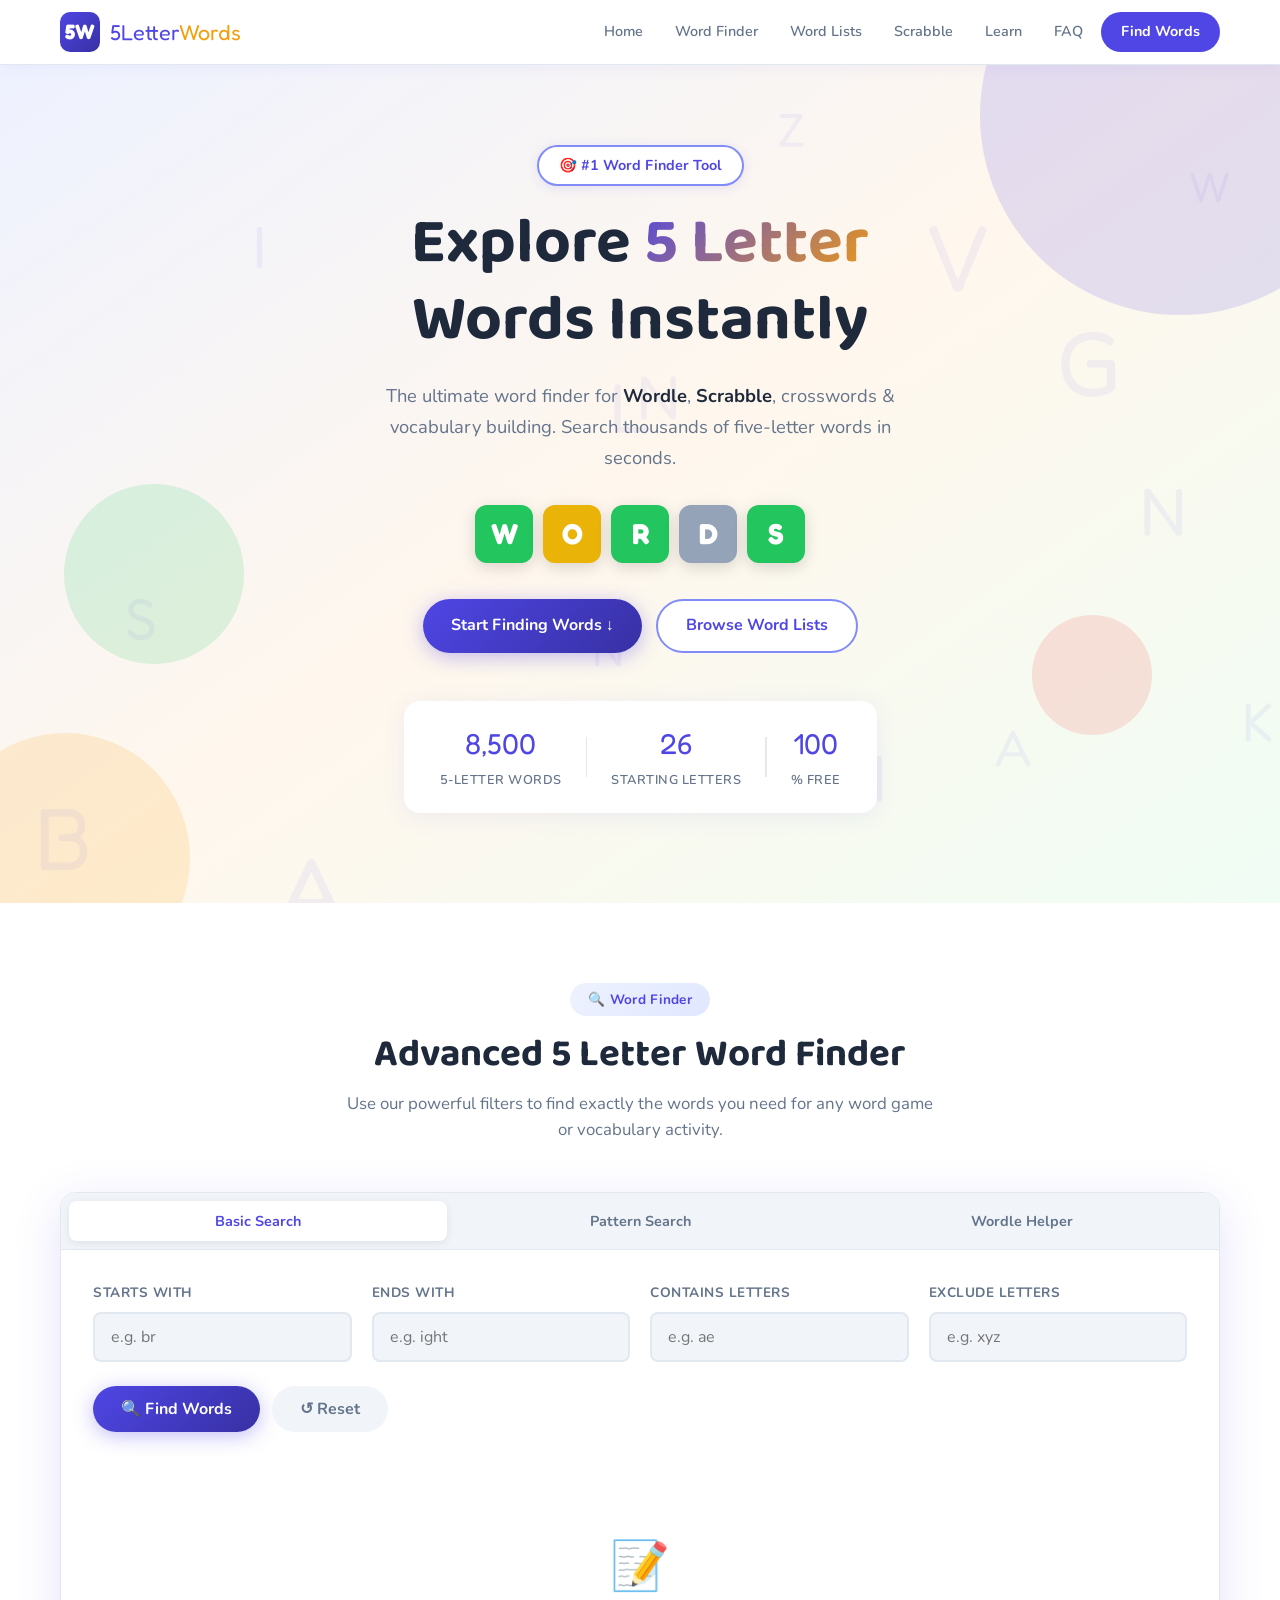
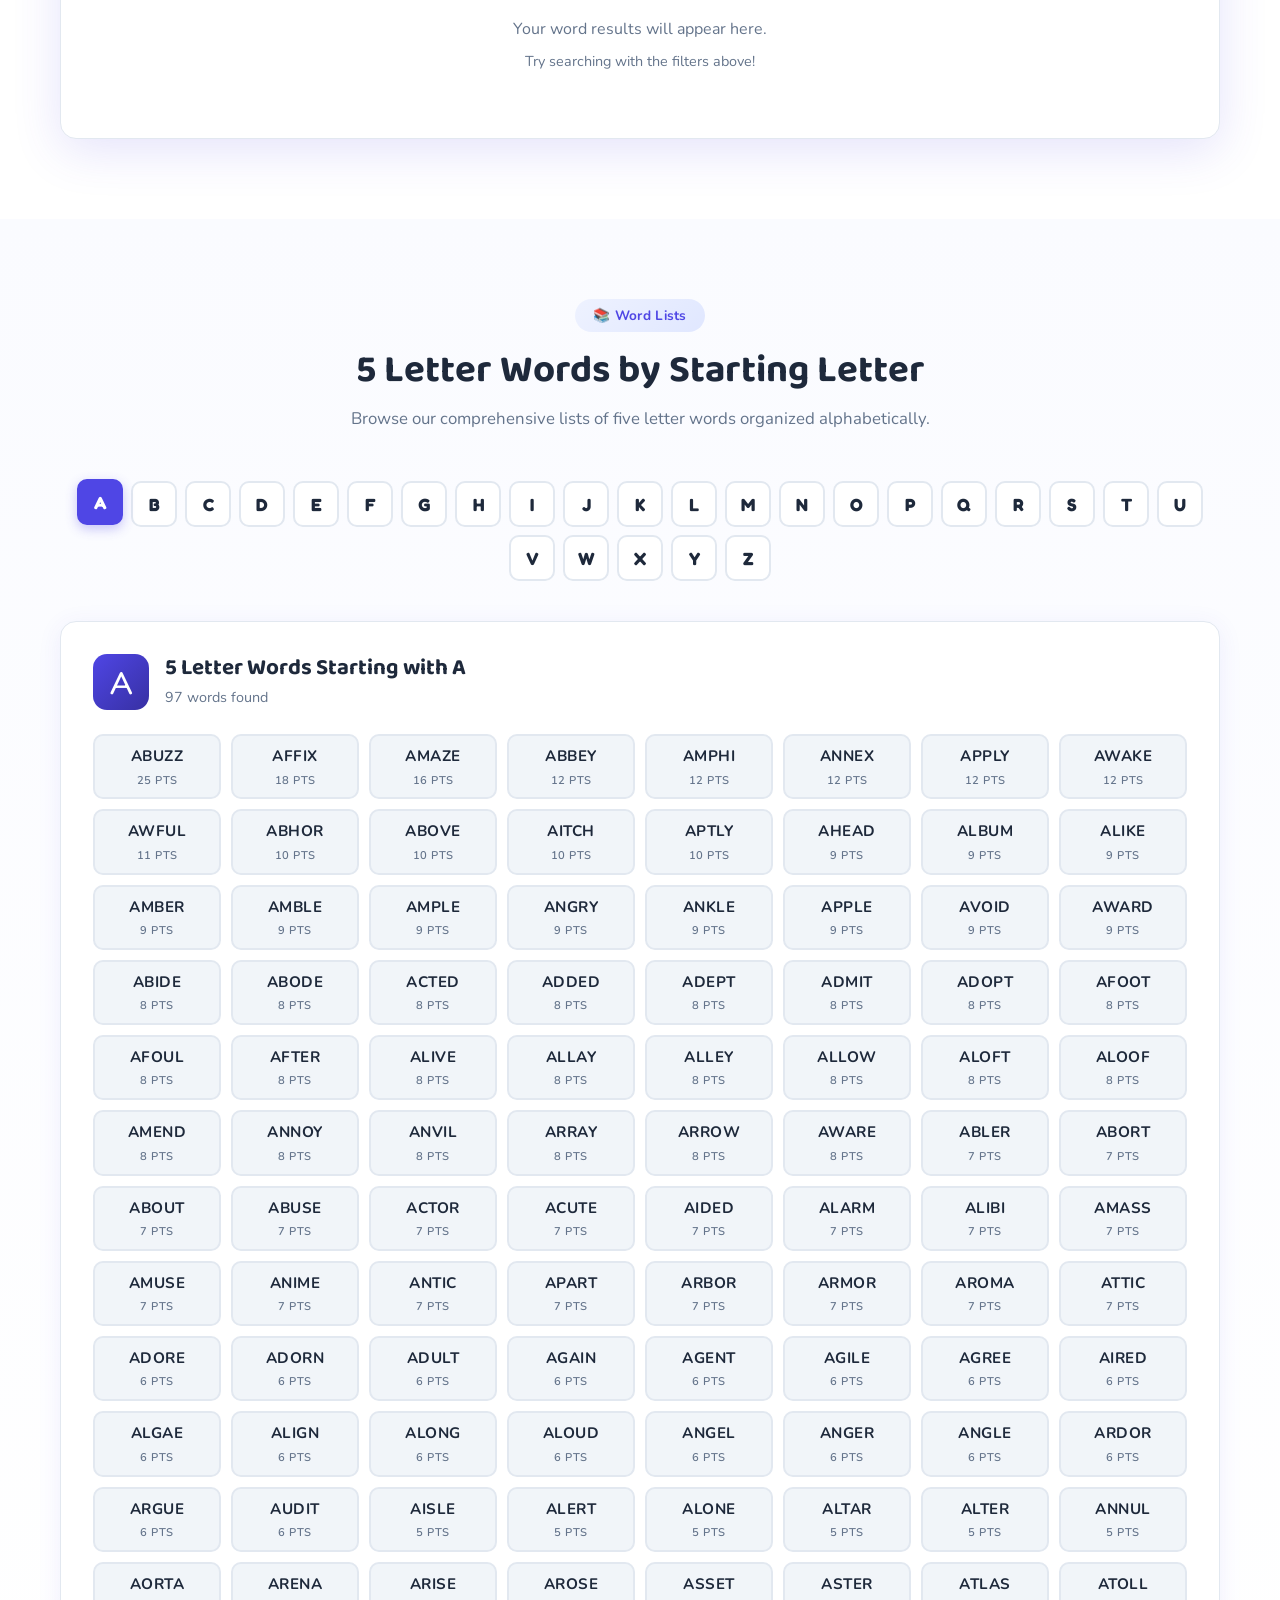
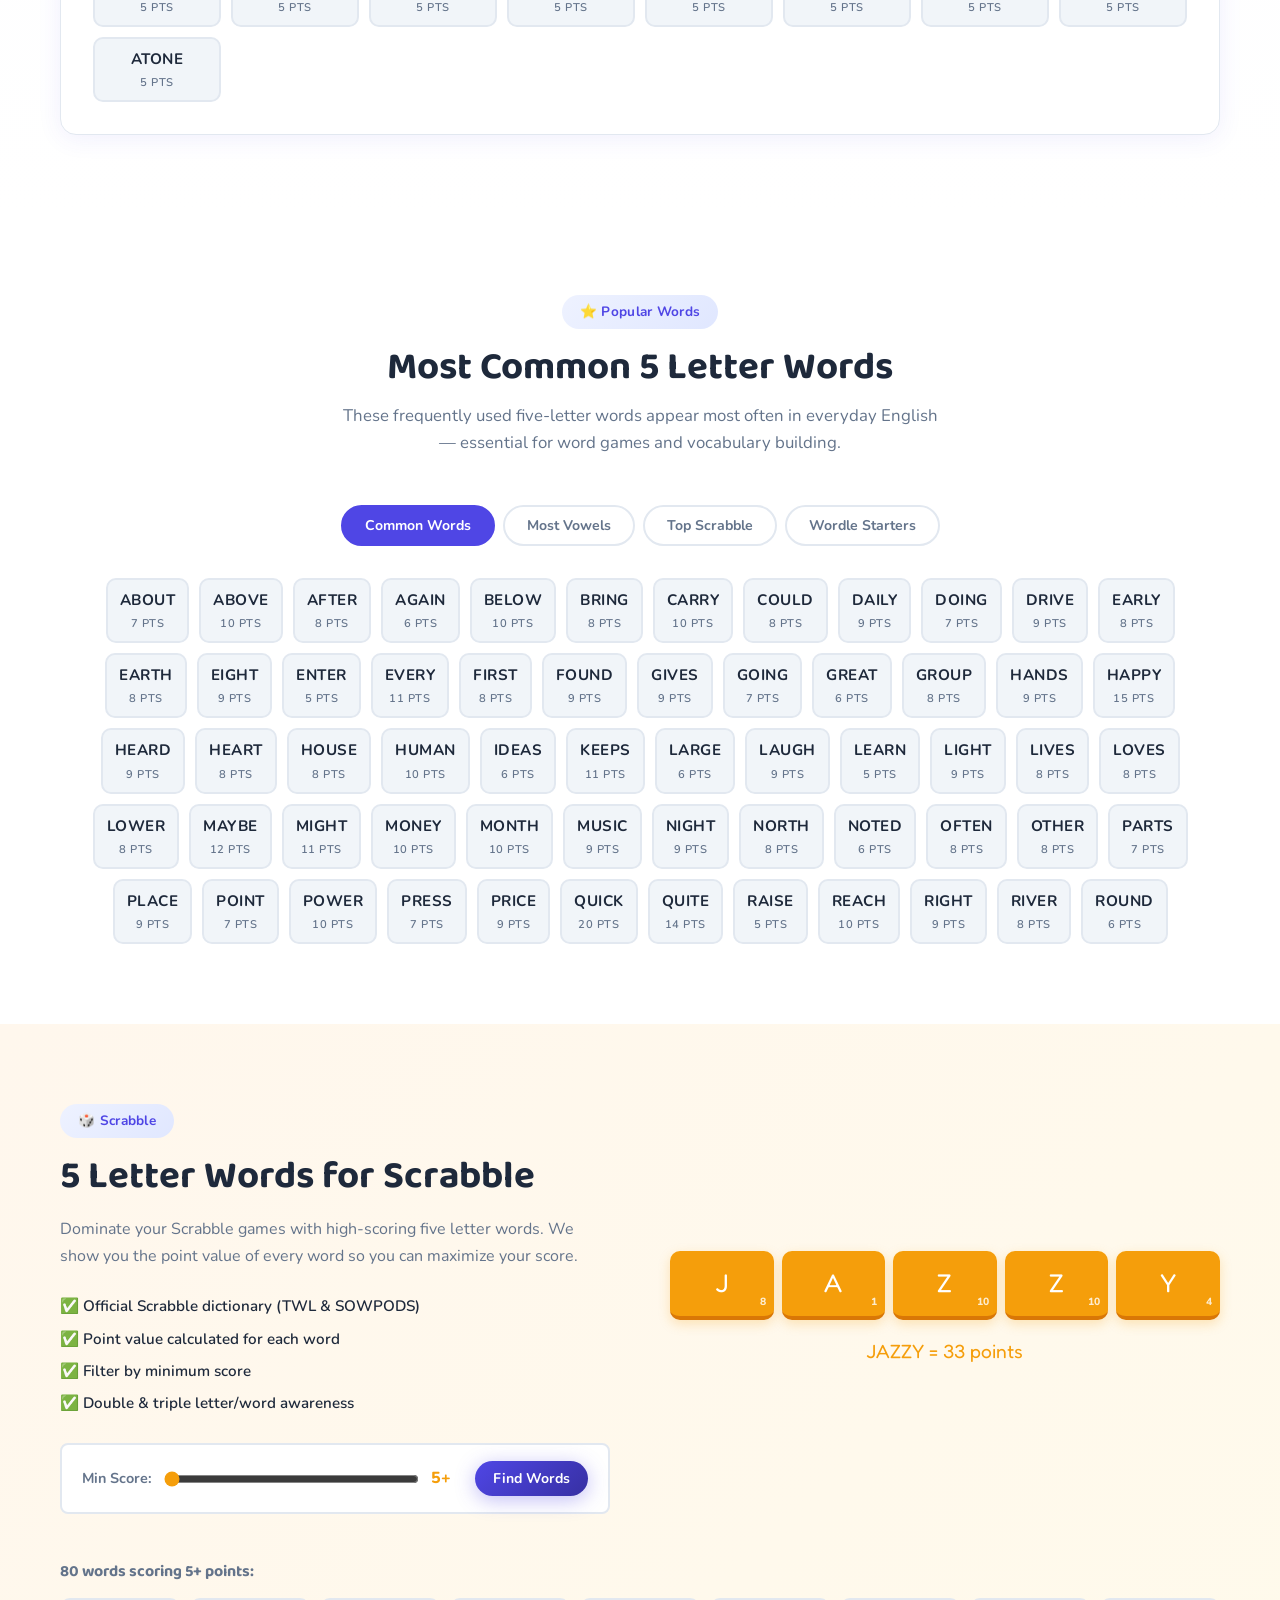
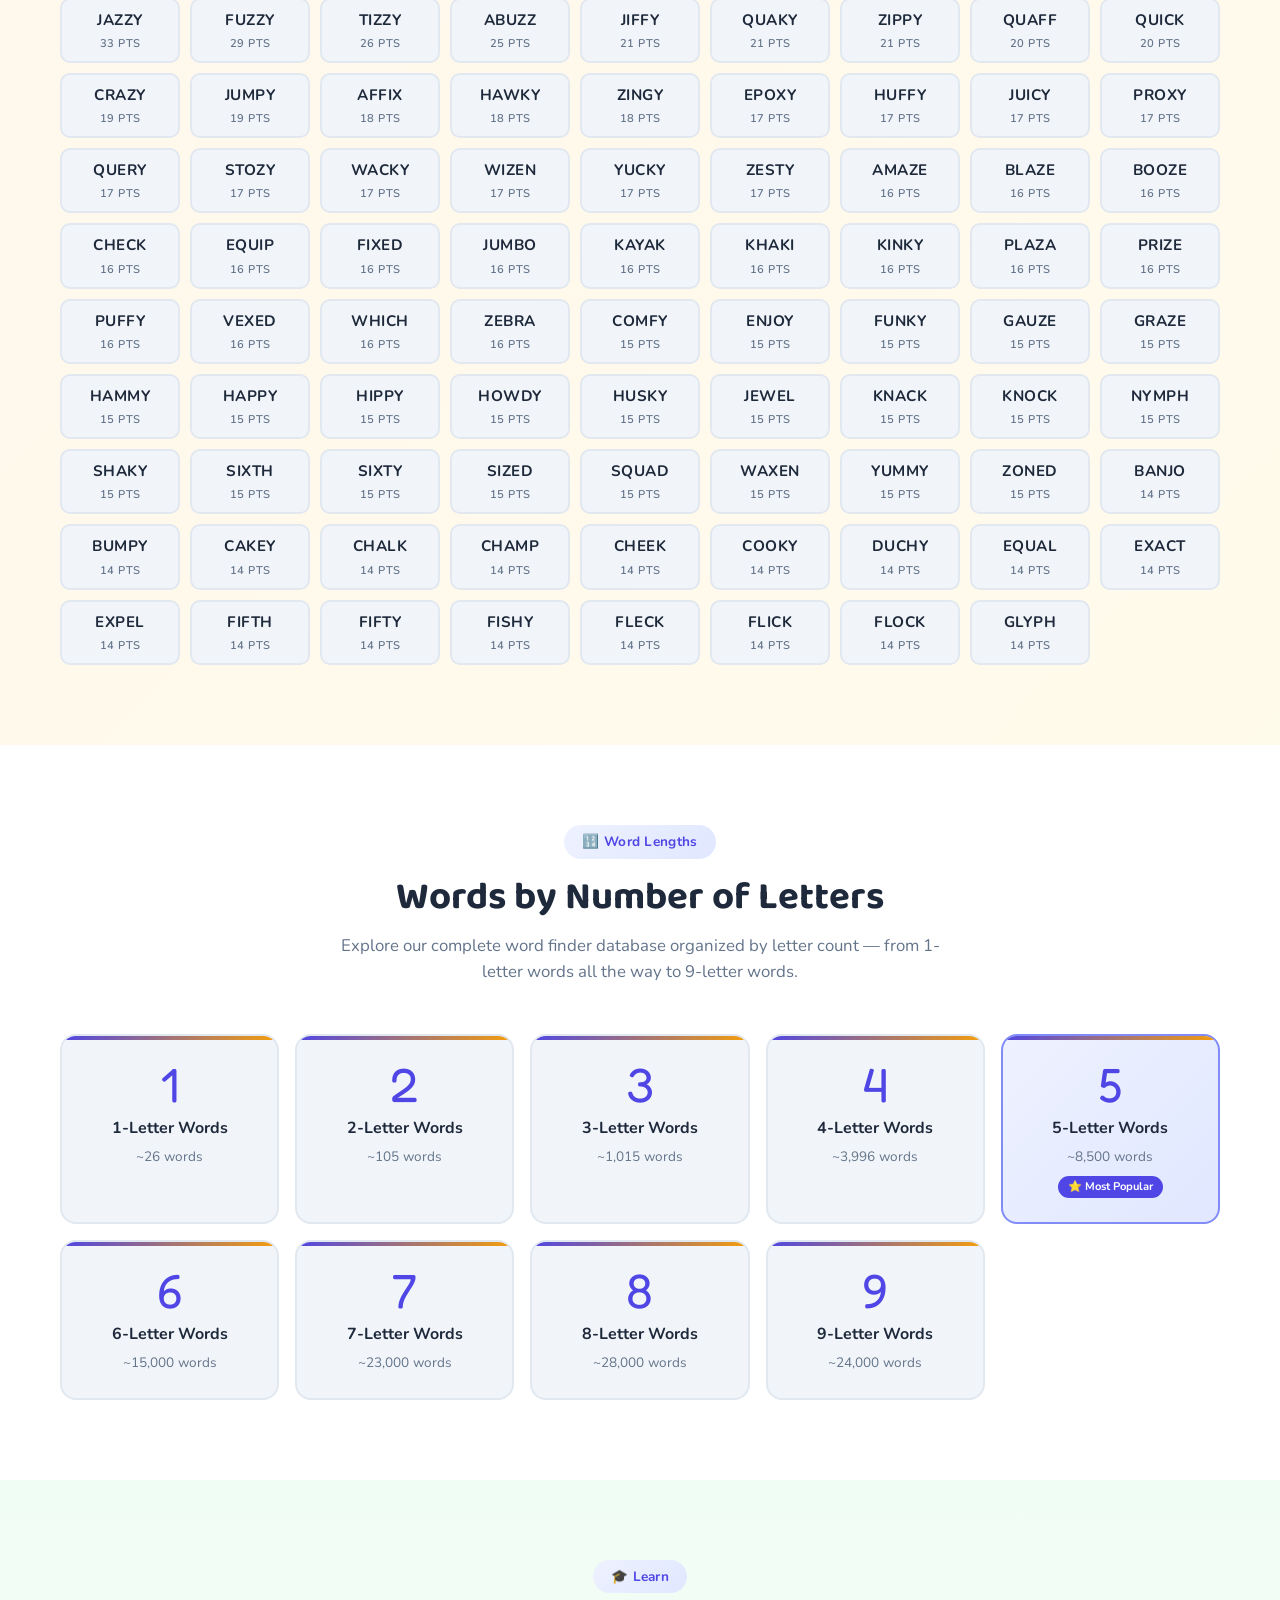
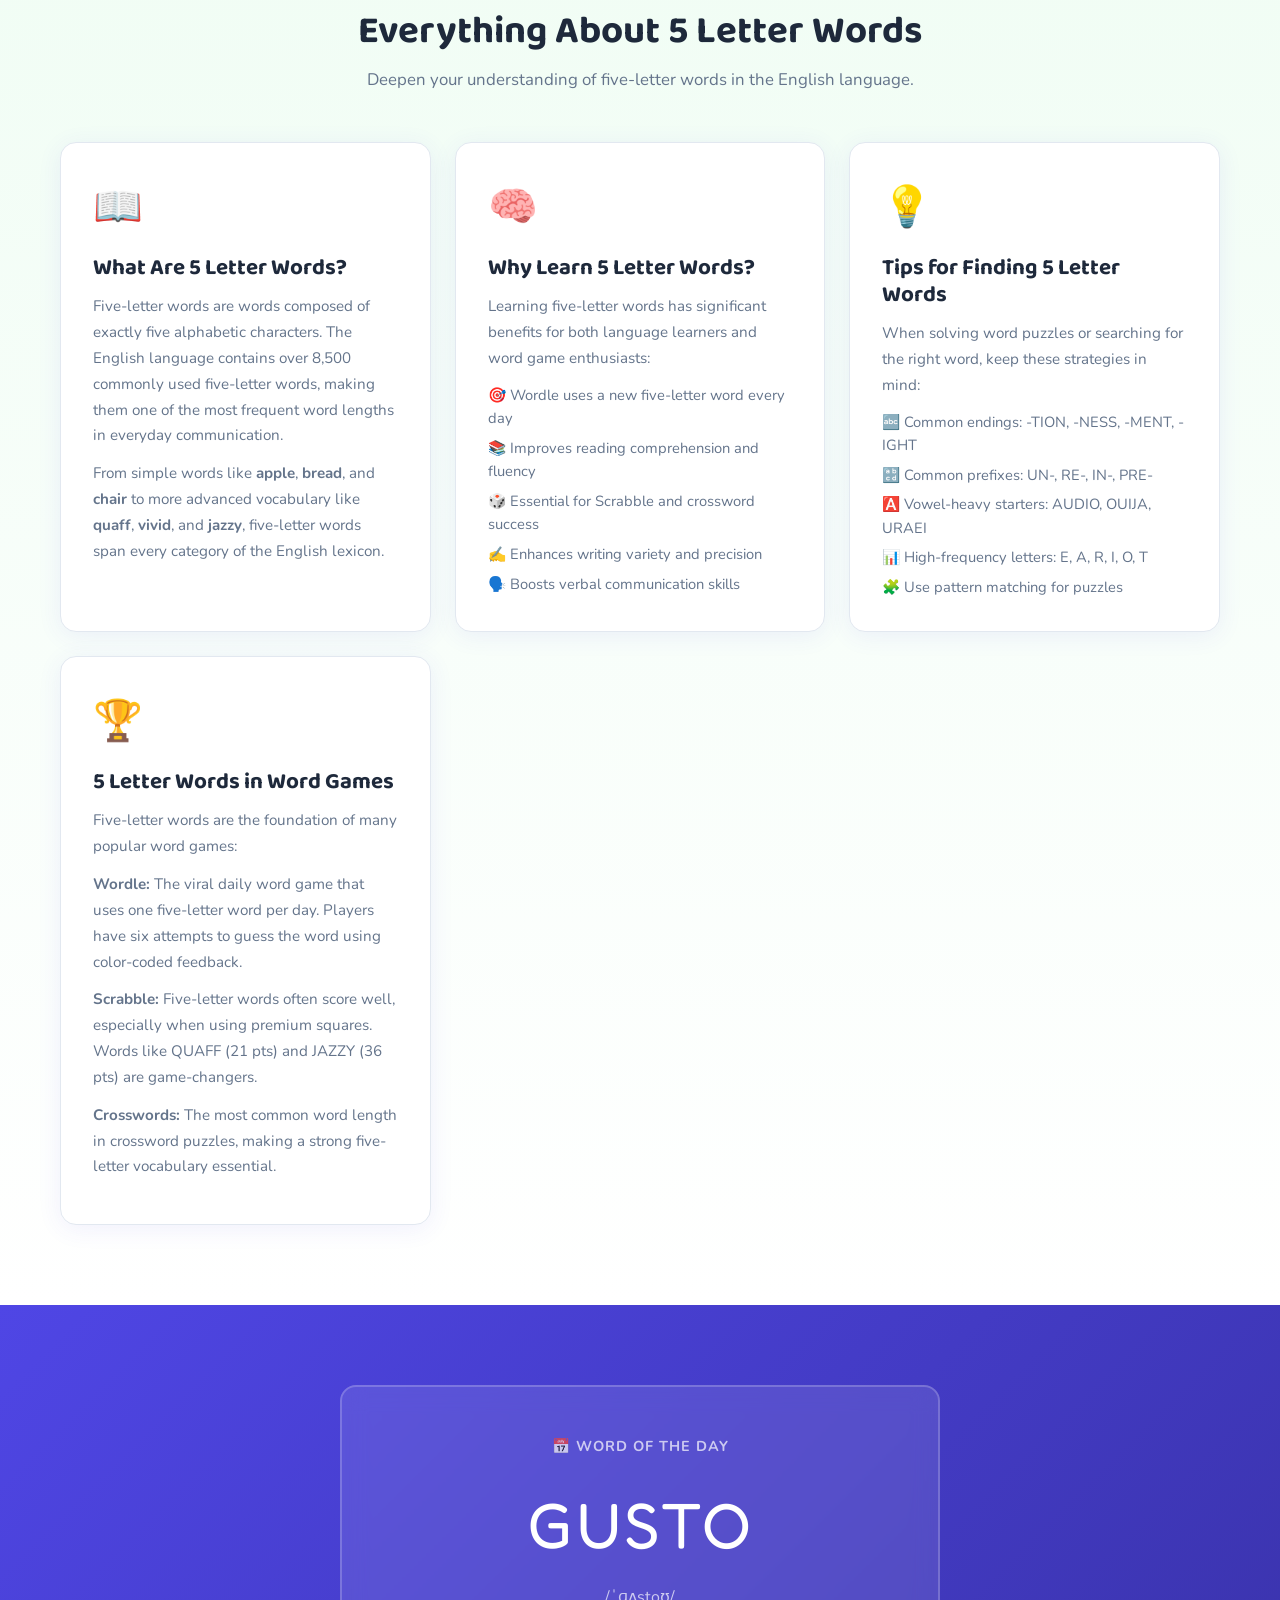
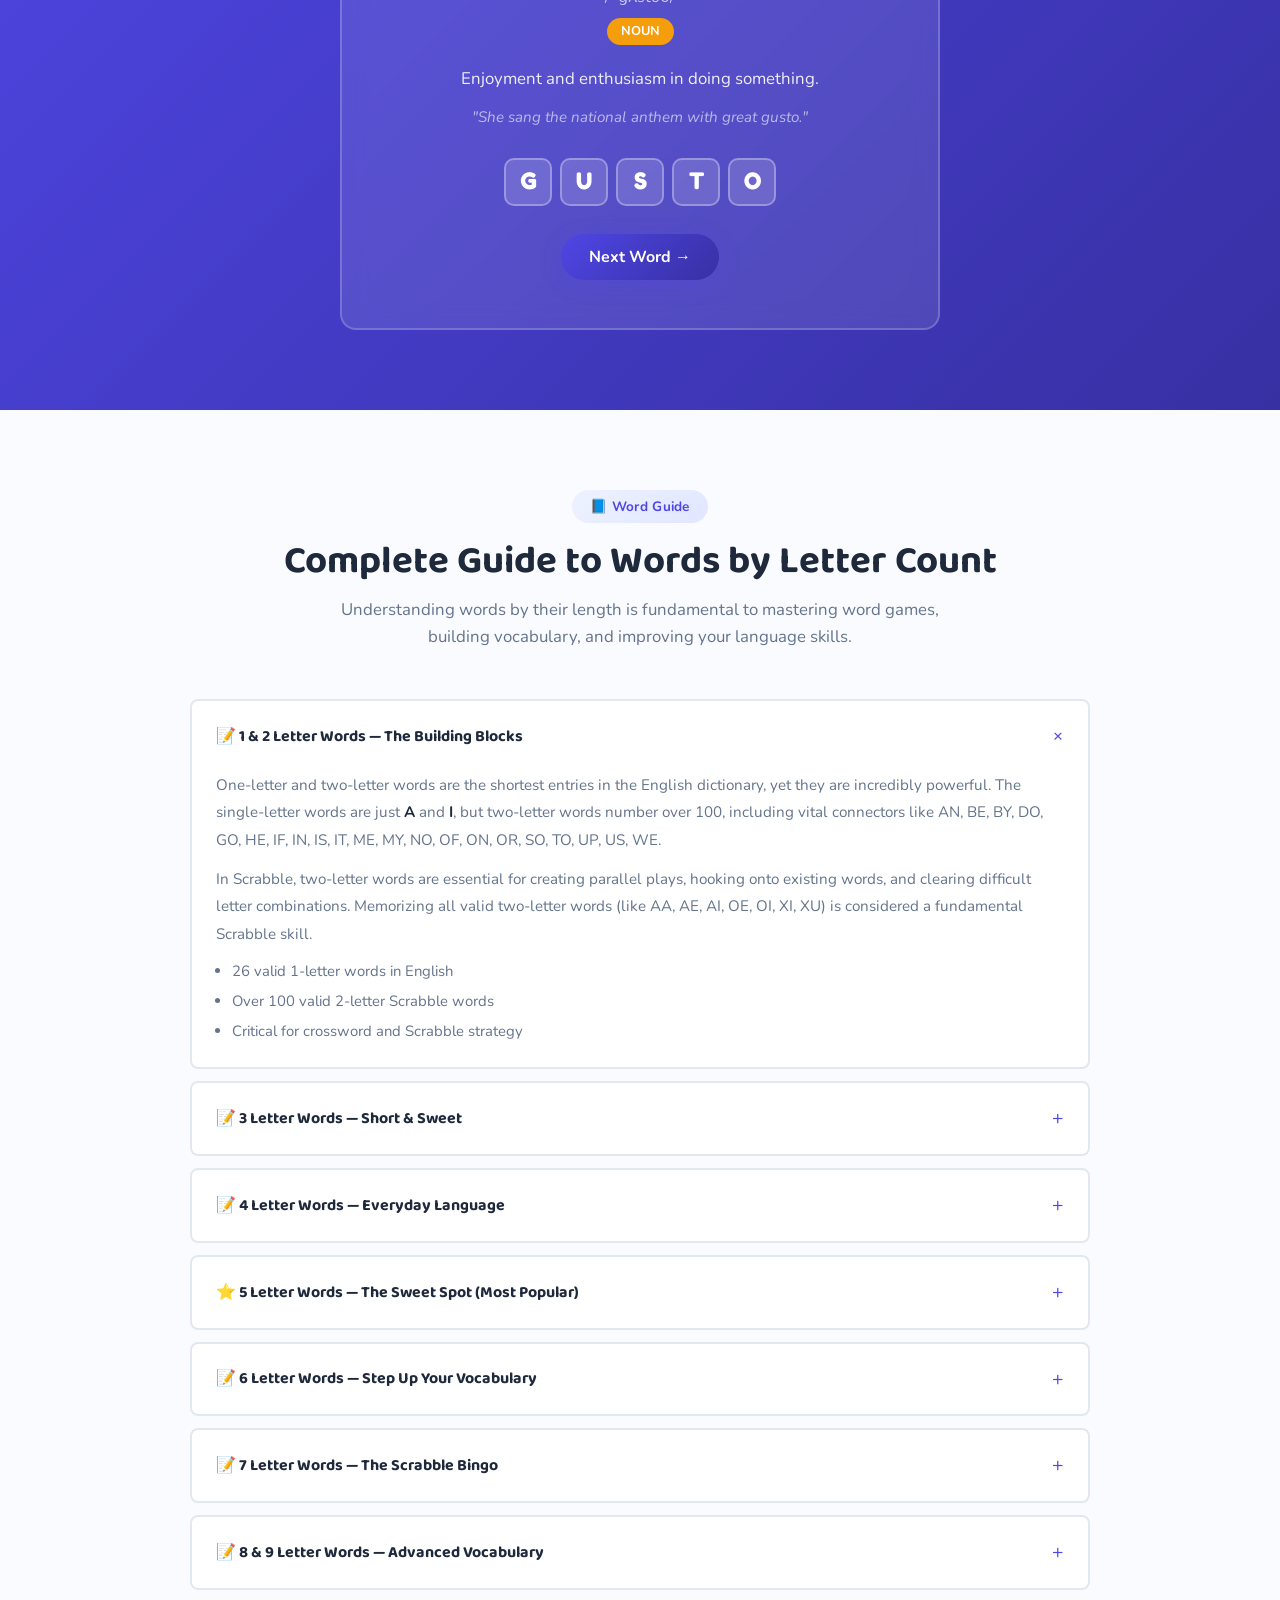
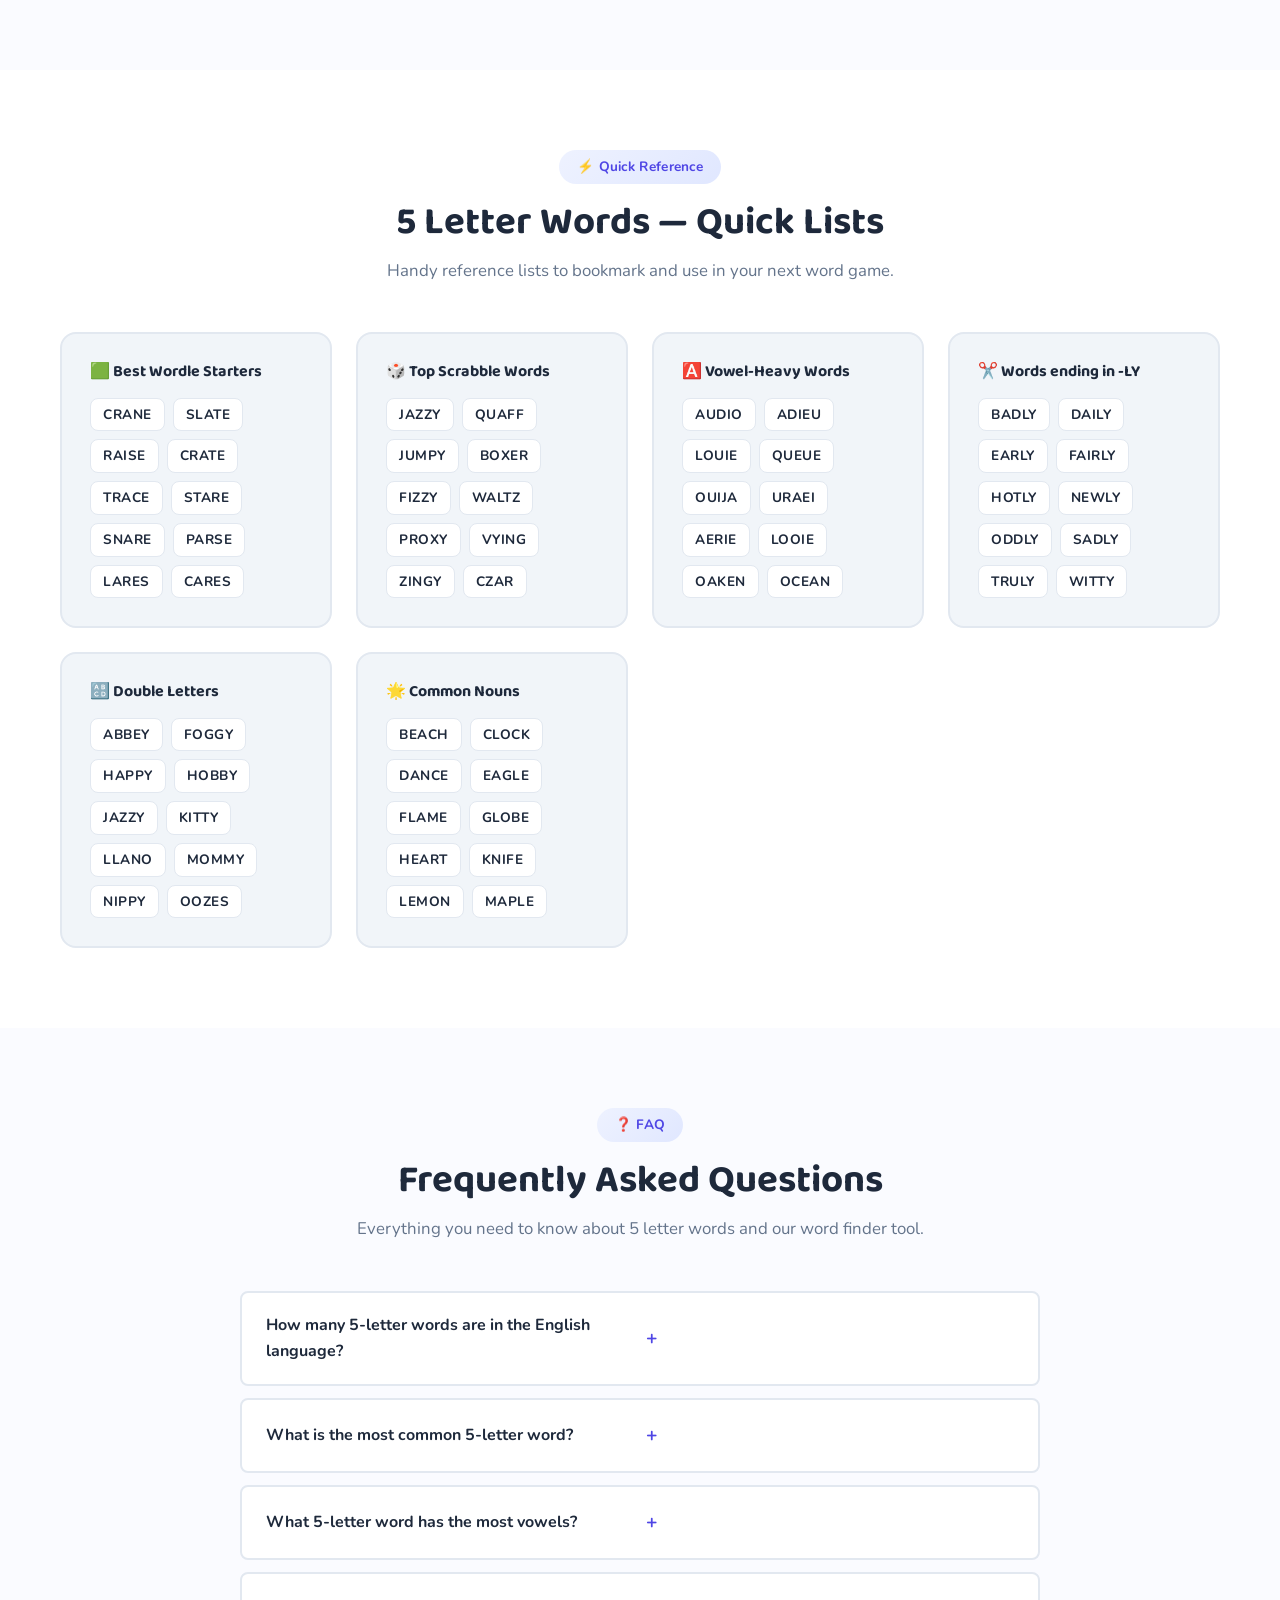
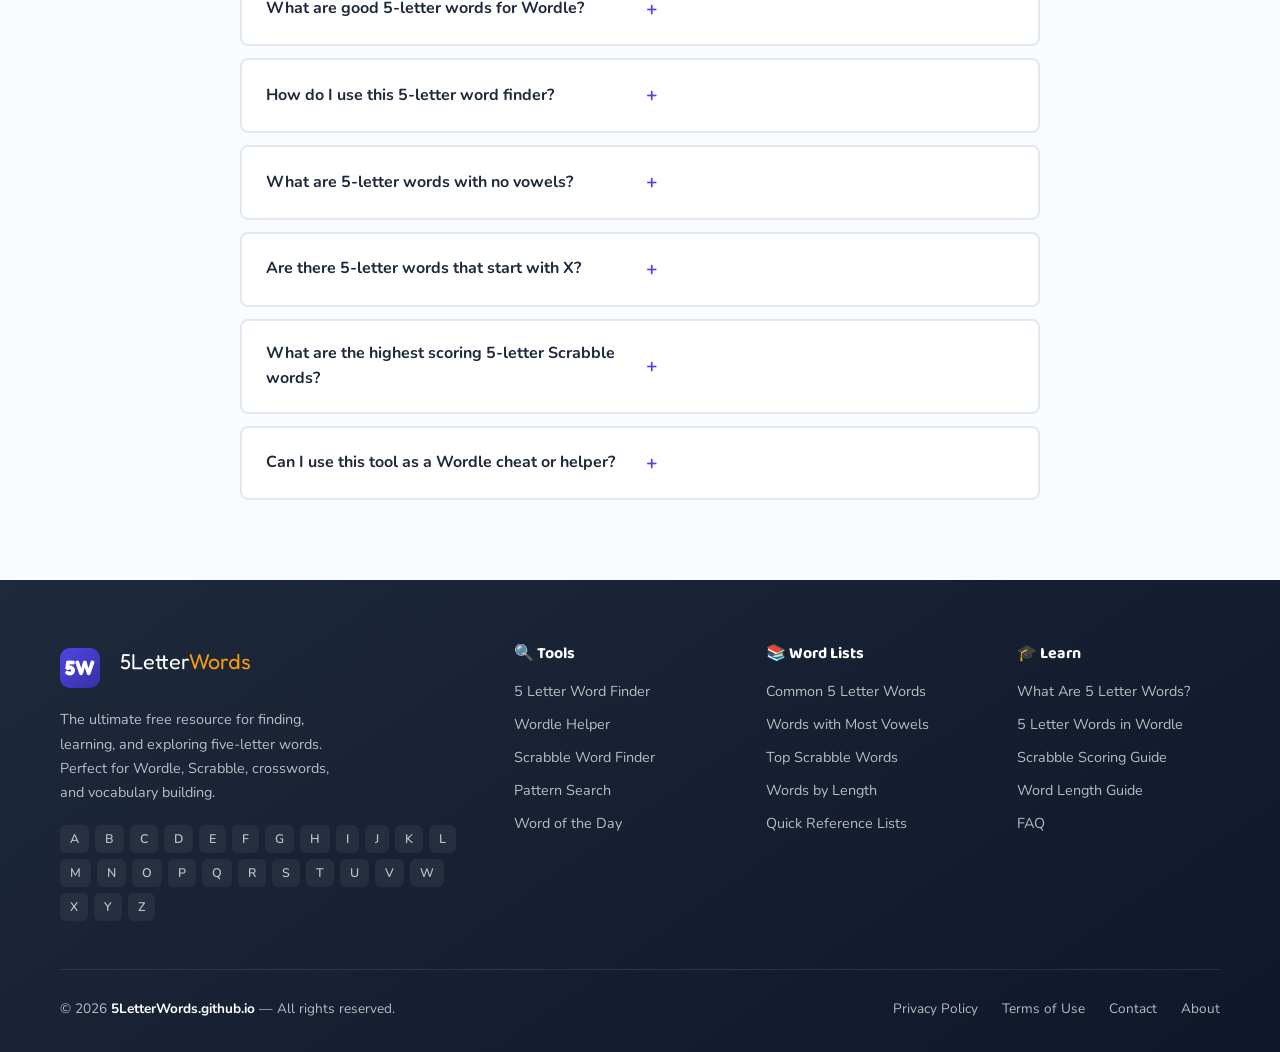
<file: index.html>
<!DOCTYPE html>
<html lang="en">
<head>
  <!-- Google tag (gtag.js) -->
<script async src="https://www.googletagmanager.com/gtag/js?id=G-X93V43Q007"></script>
<script>
  window.dataLayer = window.dataLayer || [];
  function gtag(){dataLayer.push(arguments);}
  gtag('js', new Date());

  gtag('config', 'G-X93V43Q007');
</script>
  <meta charset="UTF-8" />
  <meta name="viewport" content="width=device-width, initial-scale=1.0" />
  <title>5 Letter Words – Find, Learn & Explore Five Letter Words</title>
  <meta name="description" content="Discover thousands of 5 letter words with our advanced word finder. Perfect for Wordle, Scrabble, crossword puzzles, and expanding your vocabulary. Search by letters, patterns, and more." />
  <meta name="keywords" content="5 letter words, five letter words, word finder, wordle words, scrabble words, 5 letter word list, words with letters, word search" />
  <meta name="robots" content="index, follow" />
  <meta name="author" content="5LetterWords" />
  <link rel="canonical" href="https://5letterwords.github.io/" />
  <link rel="icon" type="image/png" sizes="32x32" href="/favicon.png">

  <!-- Open Graph -->
  <meta property="og:type" content="website" />
  <meta property="og:url" content="https://5letterwords.github.io/" />
  <meta property="og:title" content="5 Letter Words – Find, Learn & Explore Five Letter Words" />
  <meta property="og:description" content="Advanced 5 letter word finder for Wordle, Scrabble, crosswords & vocabulary building." />
  <meta property="og:image" content="https://5letterwords.github.io/og-image.png" />

  <!-- Twitter Card -->
  <meta name="twitter:card" content="summary_large_image" />
  <meta name="twitter:title" content="5 Letter Words – Word Finder & Explorer" />
  <meta name="twitter:description" content="Find 5 letter words by pattern, letters, or starting/ending letters. Perfect for word games!" />

  <!-- Schema Markup -->
  <script type="application/ld+json">
  {
    "@context": "https://schema.org",
    "@graph": [
      {
        "@type": "WebSite",
        "@id": "https://5letterwords.github.io/#website",
        "url": "https://5letterwords.github.io/",
        "name": "5 Letter Words",
        "description": "The ultimate resource for finding and learning 5 letter words",
        "potentialAction": {
          "@type": "SearchAction",
          "target": {
            "@type": "EntryPoint",
            "urlTemplate": "https://5letterwords.github.io/?q={search_term_string}"
          },
          "query-input": "required name=search_term_string"
        }
      },
      {
        "@type": "WebPage",
        "@id": "https://5letterwords.github.io/#webpage",
        "url": "https://5letterwords.github.io/",
        "name": "5 Letter Words – Find, Learn & Explore",
        "isPartOf": { "@id": "https://5letterwords.github.io/#website" },
        "primaryImageOfPage": { "@id": "https://5letterwords.github.io/#primaryimage" },
        "description": "Find thousands of 5 letter words using our advanced word finder tool.",
        "breadcrumb": { "@id": "https://5letterwords.github.io/#breadcrumb" }
      },
      {
        "@type": "BreadcrumbList",
        "@id": "https://5letterwords.github.io/#breadcrumb",
        "itemListElement": [
          {
            "@type": "ListItem",
            "position": 1,
            "name": "Home",
            "item": "https://5letterwords.github.io/"
          }
        ]
      },
      {
        "@type": "SoftwareApplication",
        "name": "5 Letter Words Finder",
        "applicationCategory": "EducationalApplication",
        "operatingSystem": "Web",
        "url": "https://5letterwords.github.io/",
        "description": "Advanced word finder for 5 letter words. Filter by starting letter, ending letter, included letters, and pattern matching.",
        "featureList": ["Word search by pattern", "Filter by starting letter", "Filter by ending letter", "Must-include letters", "Wordle helper mode", "Scrabble word finder"]
      }
    ]
  }
  </script>

  <!-- Fonts -->
  <link rel="preconnect" href="https://fonts.googleapis.com" />
  <link rel="preconnect" href="https://fonts.gstatic.com" crossorigin />
  <link href="https://fonts.googleapis.com/css2?family=Fredoka+One&family=Nunito:wght@400;500;600;700;800&family=Baloo+2:wght@400;500;600;700;800&display=swap" rel="stylesheet" />

  <link rel="stylesheet" href="style.css" />
</head>
<body>

  <!-- Header Component -->
  <div id="header-root"></div>

  <main>
    <!-- Hero Section -->
    <section class="hero" id="home">
      <div class="hero-bg-shapes">
        <div class="shape shape-1"></div>
        <div class="shape shape-2"></div>
        <div class="shape shape-3"></div>
        <div class="shape shape-4"></div>
        <div class="floating-letters" id="floatingLetters"></div>
      </div>
      <div class="container hero-content">
        <div class="hero-badge animate-in">🎯 #1 Word Finder Tool</div>
        <h1 class="hero-title animate-in delay-1">
          Explore <span class="highlight">5 Letter</span><br/>Words Instantly
        </h1>
        <p class="hero-subtitle animate-in delay-2">
          The ultimate word finder for <strong>Wordle</strong>, <strong>Scrabble</strong>, crosswords & vocabulary building. Search thousands of five-letter words in seconds.
        </p>
        <div class="hero-tiles animate-in delay-3">
          <div class="tile tile-green">W</div>
          <div class="tile tile-yellow">O</div>
          <div class="tile tile-green">R</div>
          <div class="tile tile-gray">D</div>
          <div class="tile tile-green">S</div>
        </div>
        <div class="hero-cta animate-in delay-4">
          <a href="#finder" class="btn btn-primary">Start Finding Words ↓</a>
          <a href="#word-lists" class="btn btn-secondary">Browse Word Lists</a>
        </div>
        <div class="hero-stats animate-in delay-5">
          <div class="stat"><span class="stat-num" data-target="8500">0</span><span class="stat-label">5-Letter Words</span></div>
          <div class="stat-divider"></div>
          <div class="stat"><span class="stat-num" data-target="26">0</span><span class="stat-label">Starting Letters</span></div>
          <div class="stat-divider"></div>
          <div class="stat"><span class="stat-num" data-target="100">0</span><span class="stat-label">% Free</span></div>
        </div>
      </div>
    </section>

    <!-- Word Finder Tool -->
    <section class="finder-section" id="finder">
      <div class="container">
        <div class="section-header">
          <span class="section-tag">🔍 Word Finder</span>
          <h2>Advanced 5 Letter Word Finder</h2>
          <p>Use our powerful filters to find exactly the words you need for any word game or vocabulary activity.</p>
        </div>
        <div class="finder-card">
          <div class="finder-tabs">
            <button class="tab-btn active" data-tab="basic">Basic Search</button>
            <button class="tab-btn" data-tab="pattern">Pattern Search</button>
            <button class="tab-btn" data-tab="wordle">Wordle Helper</button>
          </div>

          <!-- Basic Search Tab -->
          <div class="tab-content active" id="tab-basic">
            <div class="finder-grid">
              <div class="finder-field">
                <label>Starts With</label>
                <input type="text" id="startsWith" placeholder="e.g. br" maxlength="4" />
              </div>
              <div class="finder-field">
                <label>Ends With</label>
                <input type="text" id="endsWith" placeholder="e.g. ight" maxlength="4" />
              </div>
              <div class="finder-field">
                <label>Contains Letters</label>
                <input type="text" id="contains" placeholder="e.g. ae" maxlength="5" />
              </div>
              <div class="finder-field">
                <label>Exclude Letters</label>
                <input type="text" id="excludes" placeholder="e.g. xyz" maxlength="10" />
              </div>
            </div>
            <div class="finder-actions">
              <button class="btn btn-primary" id="searchBtn">🔍 Find Words</button>
              <button class="btn btn-ghost" id="resetBtn">↺ Reset</button>
            </div>
          </div>

          <!-- Pattern Search Tab -->
          <div class="tab-content" id="tab-pattern">
            <p class="pattern-hint">Use <code>?</code> for any unknown letter. Example: <code>br??k</code> → brick, brook, brisk</p>
            <div class="pattern-input-wrap">
              <div class="pattern-boxes" id="patternBoxes">
                <input class="pattern-box" type="text" maxlength="1" placeholder="?" data-pos="0" />
                <input class="pattern-box" type="text" maxlength="1" placeholder="?" data-pos="1" />
                <input class="pattern-box" type="text" maxlength="1" placeholder="?" data-pos="2" />
                <input class="pattern-box" type="text" maxlength="1" placeholder="?" data-pos="3" />
                <input class="pattern-box" type="text" maxlength="1" placeholder="?" data-pos="4" />
              </div>
            </div>
            <div class="finder-actions">
              <button class="btn btn-primary" id="patternSearchBtn">🔍 Search Pattern</button>
              <button class="btn btn-ghost" id="patternResetBtn">↺ Clear</button>
            </div>
          </div>

          <!-- Wordle Helper Tab -->
          <div class="tab-content" id="tab-wordle">
            <p class="pattern-hint">Enter your Wordle guesses. Click each tile to mark: <span class="wl-green">Green</span> = correct, <span class="wl-yellow">Yellow</span> = wrong position, <span class="wl-gray">Gray</span> = not in word.</p>
            <div class="wordle-rows" id="wordleRows">
              <!-- Generated by JS -->
            </div>
            <div class="finder-actions">
              <button class="btn btn-primary" id="wordleSearchBtn">🎯 Find Matches</button>
              <button class="btn btn-ghost" id="wordleResetBtn">↺ New Puzzle</button>
            </div>
          </div>

          <!-- Sort & Filter Bar -->
          <div class="results-controls" id="resultsControls" style="display:none">
            <div class="results-info" id="resultsInfo"></div>
            <div class="sort-controls">
              <label>Sort:</label>
              <select id="sortSelect">
                <option value="alpha">A–Z</option>
                <option value="alpha-desc">Z–A</option>
                <option value="scrabble">Scrabble Score</option>
                <option value="vowels">Most Vowels</option>
              </select>
            </div>
          </div>

          <!-- Results -->
          <div class="results-container" id="resultsContainer">
            <div class="results-placeholder">
              <div class="placeholder-icon">📝</div>
              <p>Your word results will appear here.</p>
              <p class="placeholder-sub">Try searching with the filters above!</p>
            </div>
          </div>
        </div>
      </div>
    </section>

    <!-- Word Lists by Starting Letter -->
    <section class="word-lists-section" id="word-lists">
      <div class="container">
        <div class="section-header">
          <span class="section-tag">📚 Word Lists</span>
          <h2>5 Letter Words by Starting Letter</h2>
          <p>Browse our comprehensive lists of five letter words organized alphabetically.</p>
        </div>
        <div class="alpha-grid" id="alphaGrid"></div>
        <div class="letter-words-display" id="letterWordsDisplay"></div>
      </div>
    </section>

    <!-- Common 5 Letter Words -->
    <section class="common-words-section" id="common-words">
      <div class="container">
        <div class="section-header">
          <span class="section-tag">⭐ Popular Words</span>
          <h2>Most Common 5 Letter Words</h2>
          <p>These frequently used five-letter words appear most often in everyday English — essential for word games and vocabulary building.</p>
        </div>
        <div class="word-category-tabs">
          <button class="cat-btn active" data-cat="common">Common Words</button>
          <button class="cat-btn" data-cat="vowels">Most Vowels</button>
          <button class="cat-btn" data-cat="scrabble">Top Scrabble</button>
          <button class="cat-btn" data-cat="wordle">Wordle Starters</button>
        </div>
        <div class="word-chips-container" id="wordChips"></div>
      </div>
    </section>

    <!-- Scrabble Section -->
    <section class="scrabble-section" id="scrabble">
      <div class="container">
        <div class="scrabble-inner">
          <div class="scrabble-text">
            <span class="section-tag">🎲 Scrabble</span>
            <h2>5 Letter Words for Scrabble</h2>
            <p>Dominate your Scrabble games with high-scoring five letter words. We show you the point value of every word so you can maximize your score.</p>
            <ul class="feature-list">
              <li>✅ Official Scrabble dictionary (TWL & SOWPODS)</li>
              <li>✅ Point value calculated for each word</li>
              <li>✅ Filter by minimum score</li>
              <li>✅ Double & triple letter/word awareness</li>
            </ul>
            <div class="scrabble-filter">
              <label>Min Score:</label>
              <input type="range" id="minScore" min="5" max="20" value="5" />
              <span id="minScoreVal">5+</span>
              <button class="btn btn-primary btn-sm" id="scrabbleSearchBtn">Find Words</button>
            </div>
          </div>
          <div class="scrabble-board" id="scrabbleBoard">
            <!-- Generated by JS -->
          </div>
        </div>
        <div class="scrabble-results" id="scrabbleResults"></div>
      </div>
    </section>

    <!-- By Length Section -->
    <section class="by-length-section" id="by-length">
      <div class="container">
        <div class="section-header">
          <span class="section-tag">🔢 Word Lengths</span>
          <h2>Words by Number of Letters</h2>
          <p>Explore our complete word finder database organized by letter count — from 1-letter words all the way to 9-letter words.</p>
        </div>
        <div class="length-cards" id="lengthCards"></div>
      </div>
    </section>

    <!-- Educational Content Section -->
    <section class="edu-section" id="learn">
      <div class="container">
        <div class="section-header">
          <span class="section-tag">🎓 Learn</span>
          <h2>Everything About 5 Letter Words</h2>
          <p>Deepen your understanding of five-letter words in the English language.</p>
        </div>
        <div class="edu-grid">
          <div class="edu-card">
            <div class="edu-icon">📖</div>
            <h3>What Are 5 Letter Words?</h3>
            <p>Five-letter words are words composed of exactly five alphabetic characters. The English language contains over 8,500 commonly used five-letter words, making them one of the most frequent word lengths in everyday communication.</p>
            <p>From simple words like <strong>apple</strong>, <strong>bread</strong>, and <strong>chair</strong> to more advanced vocabulary like <strong>quaff</strong>, <strong>vivid</strong>, and <strong>jazzy</strong>, five-letter words span every category of the English lexicon.</p>
          </div>
          <div class="edu-card">
            <div class="edu-icon">🧠</div>
            <h3>Why Learn 5 Letter Words?</h3>
            <p>Learning five-letter words has significant benefits for both language learners and word game enthusiasts:</p>
            <ul>
              <li>🎯 Wordle uses a new five-letter word every day</li>
              <li>📚 Improves reading comprehension and fluency</li>
              <li>🎲 Essential for Scrabble and crossword success</li>
              <li>✍️ Enhances writing variety and precision</li>
              <li>🗣️ Boosts verbal communication skills</li>
            </ul>
          </div>
          <div class="edu-card">
            <div class="edu-icon">💡</div>
            <h3>Tips for Finding 5 Letter Words</h3>
            <p>When solving word puzzles or searching for the right word, keep these strategies in mind:</p>
            <ul>
              <li>🔤 Common endings: -TION, -NESS, -MENT, -IGHT</li>
              <li>🔡 Common prefixes: UN-, RE-, IN-, PRE-</li>
              <li>🅰️ Vowel-heavy starters: AUDIO, OUIJA, URAEI</li>
              <li>📊 High-frequency letters: E, A, R, I, O, T</li>
              <li>🧩 Use pattern matching for puzzles</li>
            </ul>
          </div>
          <div class="edu-card">
            <div class="edu-icon">🏆</div>
            <h3>5 Letter Words in Word Games</h3>
            <p>Five-letter words are the foundation of many popular word games:</p>
            <p><strong>Wordle:</strong> The viral daily word game that uses one five-letter word per day. Players have six attempts to guess the word using color-coded feedback.</p>
            <p><strong>Scrabble:</strong> Five-letter words often score well, especially when using premium squares. Words like QUAFF (21 pts) and JAZZY (36 pts) are game-changers.</p>
            <p><strong>Crosswords:</strong> The most common word length in crossword puzzles, making a strong five-letter vocabulary essential.</p>
          </div>
        </div>
      </div>
    </section>

    <!-- Word of the Day -->
    <section class="wotd-section" id="word-of-day">
      <div class="container">
        <div class="wotd-card">
          <div class="wotd-label">📅 Word of the Day</div>
          <div class="wotd-word" id="wotdWord">STOKE</div>
          <div class="wotd-phonetic" id="wotdPhonetic">/stoʊk/</div>
          <div class="wotd-pos" id="wotdPos">verb</div>
          <div class="wotd-def" id="wotdDef">To tend or fuel a fire; to stir up or excite something or someone.</div>
          <div class="wotd-example" id="wotdExample">"The exciting news helped stoke enthusiasm among the team."</div>
          <div class="wotd-tiles" id="wotdTiles"></div>
          <button class="btn btn-primary" id="nextWordBtn">Next Word →</button>
        </div>
      </div>
    </section>

    <!-- Textual SEO Content: Letter-length words -->
    <section class="seo-content-section" id="word-length-guide">
      <div class="container">
        <div class="section-header">
          <span class="section-tag">📘 Word Guide</span>
          <h2>Complete Guide to Words by Letter Count</h2>
          <p>Understanding words by their length is fundamental to mastering word games, building vocabulary, and improving your language skills.</p>
        </div>
        <div class="seo-accordion" id="seoAccordion">
          <!-- Generated by JS -->
        </div>
      </div>
    </section>

    <!-- Quick Reference -->
    <section class="quick-ref-section" id="quick-ref">
      <div class="container">
        <div class="section-header">
          <span class="section-tag">⚡ Quick Reference</span>
          <h2>5 Letter Words — Quick Lists</h2>
          <p>Handy reference lists to bookmark and use in your next word game.</p>
        </div>
        <div class="quick-ref-grid" id="quickRefGrid">
          <!-- Generated by JS -->
        </div>
      </div>
    </section>

    <!-- FAQ Section -->
    <section class="faq-section" id="faq">
      <div class="container">
        <div class="section-header">
          <span class="section-tag">❓ FAQ</span>
          <h2>Frequently Asked Questions</h2>
          <p>Everything you need to know about 5 letter words and our word finder tool.</p>
        </div>
        <div class="faq-list" id="faqList">
          <!-- Generated by JS -->
        </div>
      </div>
    </section>

  </main>

  <!-- Footer Component -->
  <div id="footer-root"></div>

  <!-- Word data & scripts -->
  <script src="words-data.js"></script>
  <script src="components.js"></script>
  <script src="app.js"></script>
</body>
</html>
</file>
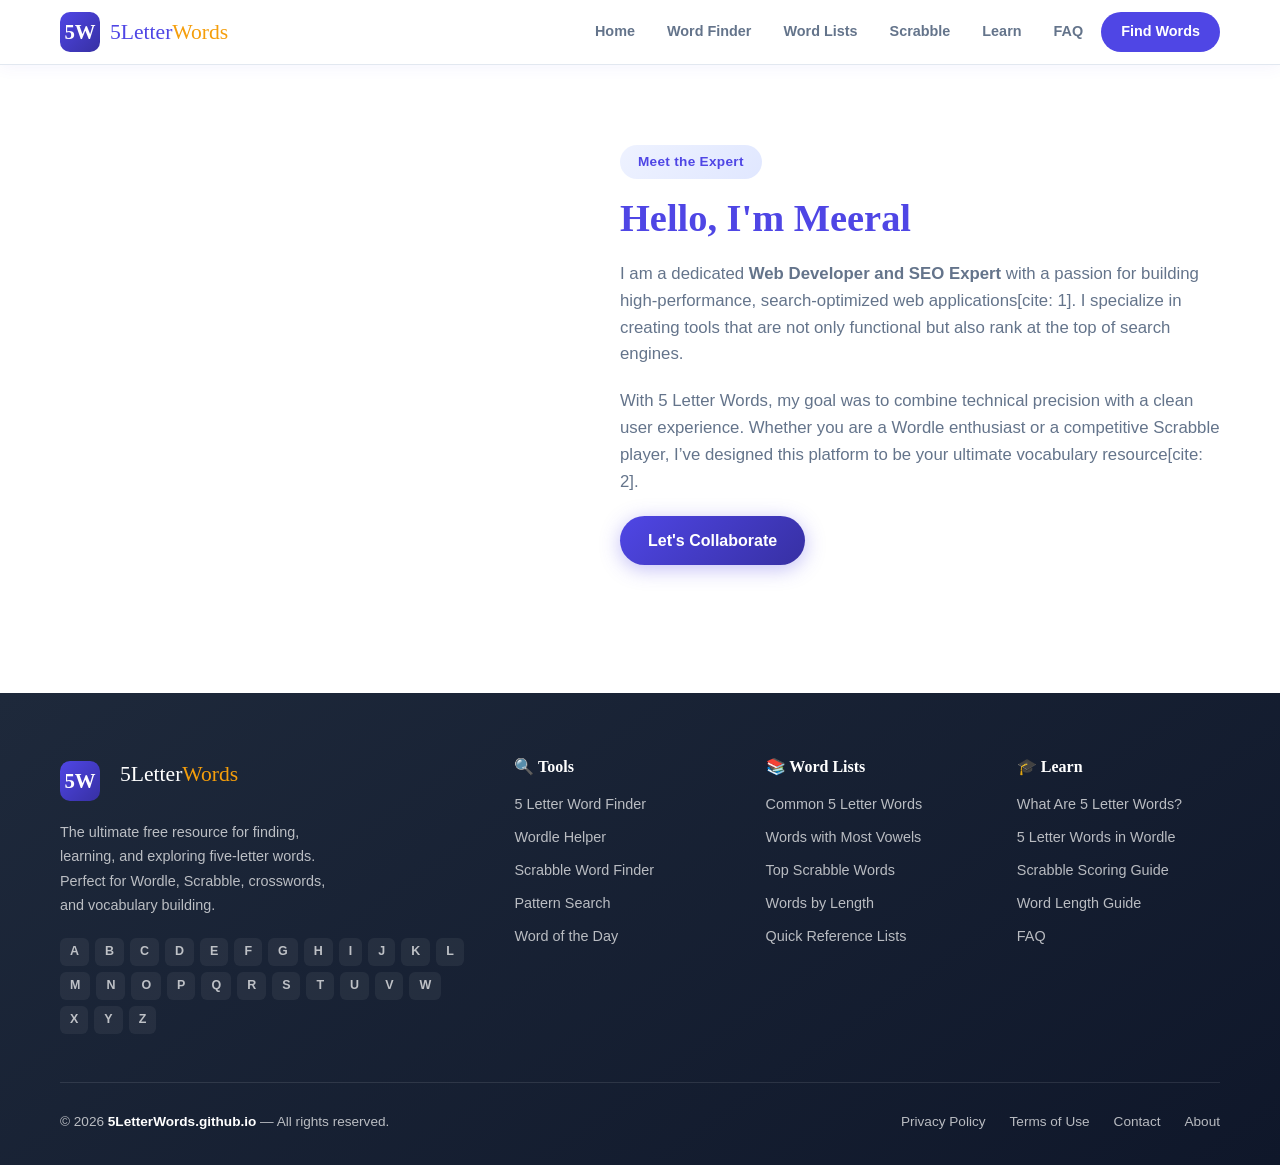
<file: about.html>
<!DOCTYPE html>
<html lang="en">
<head>
  <meta charset="UTF-8" />
  <meta name="viewport" content="width=device-width, initial-scale=1.0" />
  <title>About Meeral - Web Developer & SEO Expert</title>
  <link rel="stylesheet" href="style.css" />
  <link rel="icon" type="image/png" sizes="32x32" href="/favicon.png">
  <style>
    .about-content { padding: 80px 0; background: white; }
    .about-flex { display: grid; grid-template-columns: 1fr 1.2fr; gap: 60px; align-items: center; }
    .about-image { position: relative; border-radius: var(--radius); overflow: hidden; box-shadow: var(--shadow-lg); }
    .about-image img { width: 100%; display: block; }
    .about-text h2 { margin-bottom: 20px; color: var(--primary); }
    .about-text p { margin-bottom: 20px; color: var(--text-light); font-size: 1.05rem; }
    @media (max-width: 900px) { .about-flex { grid-template-columns: 1fr; } }
  </style>
</head>
<body>
  <div id="header-root"></div>

  <main class="about-content">
    <div class="container">
      <div class="about-flex">
        <div class="about-image reveal">
           <!-- Replace with your professional photo -->
           <div style="background: var(--primary-light); height: 450px; display: flex; align-items: center; justify-content: center; font-size: 5rem;">👨‍💻</div>
        </div>
        <div class="about-text">
          <span class="section-tag">Meet the Expert</span>
          <h2>Hello, I'm Meeral</h2>
          <p>I am a dedicated <strong>Web Developer and SEO Expert</strong> with a passion for building high-performance, search-optimized web applications[cite: 1]. I specialize in creating tools that are not only functional but also rank at the top of search engines.</p>
          <p>With 5 Letter Words, my goal was to combine technical precision with a clean user experience. Whether you are a Wordle enthusiast or a competitive Scrabble player, I’ve designed this platform to be your ultimate vocabulary resource[cite: 2].</p>
          <div class="hero-cta" style="justify-content: flex-start;">
            <a href="contact.html" class="btn btn-primary">Let's Collaborate</a>
          </div>
        </div>
      </div>
    </div>
  </main>

  <div id="footer-root"></div>

  <script src="words-data.js"></script>
  <script src="components.js"></script>
  <script src="app.js"></script>
</body>
</html>
</file>
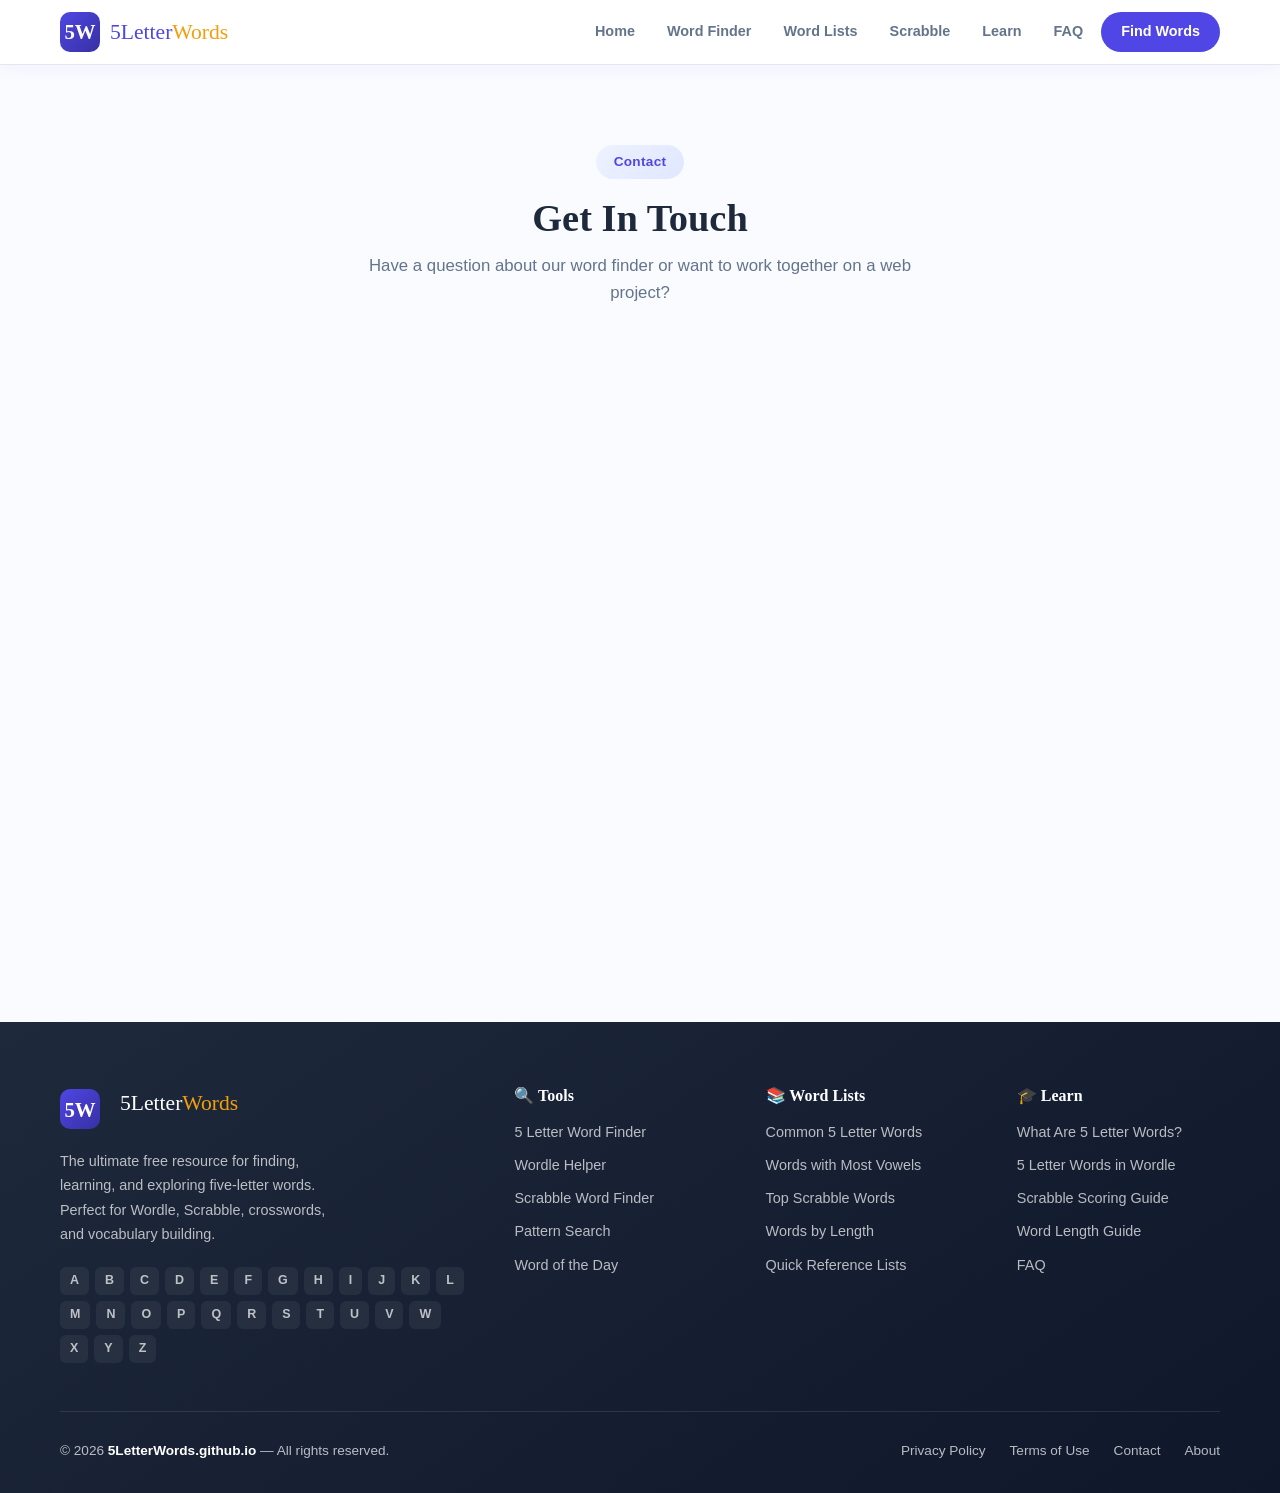
<file: contact.html>
<!DOCTYPE html>
<html lang="en">
<head>
  <meta charset="UTF-8" />
  <meta name="viewport" content="width=device-width, initial-scale=1.0" />
  <title>Contact Meeral - Get In Touch</title>
  <link rel="stylesheet" href="style.css" />
  <link rel="icon" type="image/png" sizes="32x32" href="/favicon.png">
  <style>
    .contact-section { padding: 80px 0; background: var(--bg); }
    .contact-card { 
      background: white; border-radius: var(--radius); 
      box-shadow: var(--shadow-lg); border: 1.5px solid var(--border);
      padding: 40px; max-width: 600px; margin: 0 auto;
    }
    .contact-info { text-align: center; margin-bottom: 40px; }
    .info-item { margin-bottom: 15px; font-weight: 700; color: var(--text); }
    .info-item a { color: var(--primary); text-decoration: underline; }
    .form-group { margin-bottom: 20px; }
    .form-group label { display: block; font-weight: 700; margin-bottom: 8px; color: var(--text-light); }
    .form-group input, .form-group textarea { 
      width: 100%; padding: 12px; border: 2px solid var(--border); 
      border-radius: var(--radius-sm); font-family: var(--font-body);
    }
    .form-group input:focus, .form-group textarea:focus { 
      outline: none; border-color: var(--primary); 
    }
  </style>
</head>
<body>
  <div id="header-root"></div>

  <main class="contact-section">
    <div class="container">
      <div class="section-header">
        <span class="section-tag">Contact</span>
        <h2>Get In Touch</h2>
        <p>Have a question about our word finder or want to work together on a web project?</p>
      </div>

      <div class="contact-card reveal">
        <div class="contact-info">
          <div class="info-item">📧 Email: <a href="mailto:meraalshah447@gmail.com">meraalshah447@gmail.com</a></div>
          <div class="info-item">📍 Location: Karachi, Sindh, Pakistan</div>
        </div>

        <form id="contactForm">
          <div class="form-group">
            <label>Name</label>
            <input type="text" placeholder="Your Name" required />
          </div>
          <div class="form-group">
            <label>Email</label>
            <input type="email" placeholder="Your Email Address" required />
          </div>
          <div class="form-group">
            <label>Message</label>
            <textarea rows="5" placeholder="How can I help you?"></textarea>
          </div>
          <button type="submit" class="btn btn-primary" style="width: 100%; justify-content: center;">Send Message</button>
        </form>
      </div>
    </div>
  </main>

  <div id="footer-root"></div>

  <script src="words-data.js"></script>
  <script src="components.js"></script>
  <script src="app.js"></script>
  <script>
    document.getElementById('contactForm')?.addEventListener('submit', (e) => {
      e.preventDefault();
      // Use the showToast function from app.js
      if(typeof showToast === 'function') {
        showToast("Thanks! Meeral will get back to you soon.");
      } else {
        alert("Message sent successfully!");
      }
      e.target.reset();
    });
  </script>
</body>
</html>
</file>
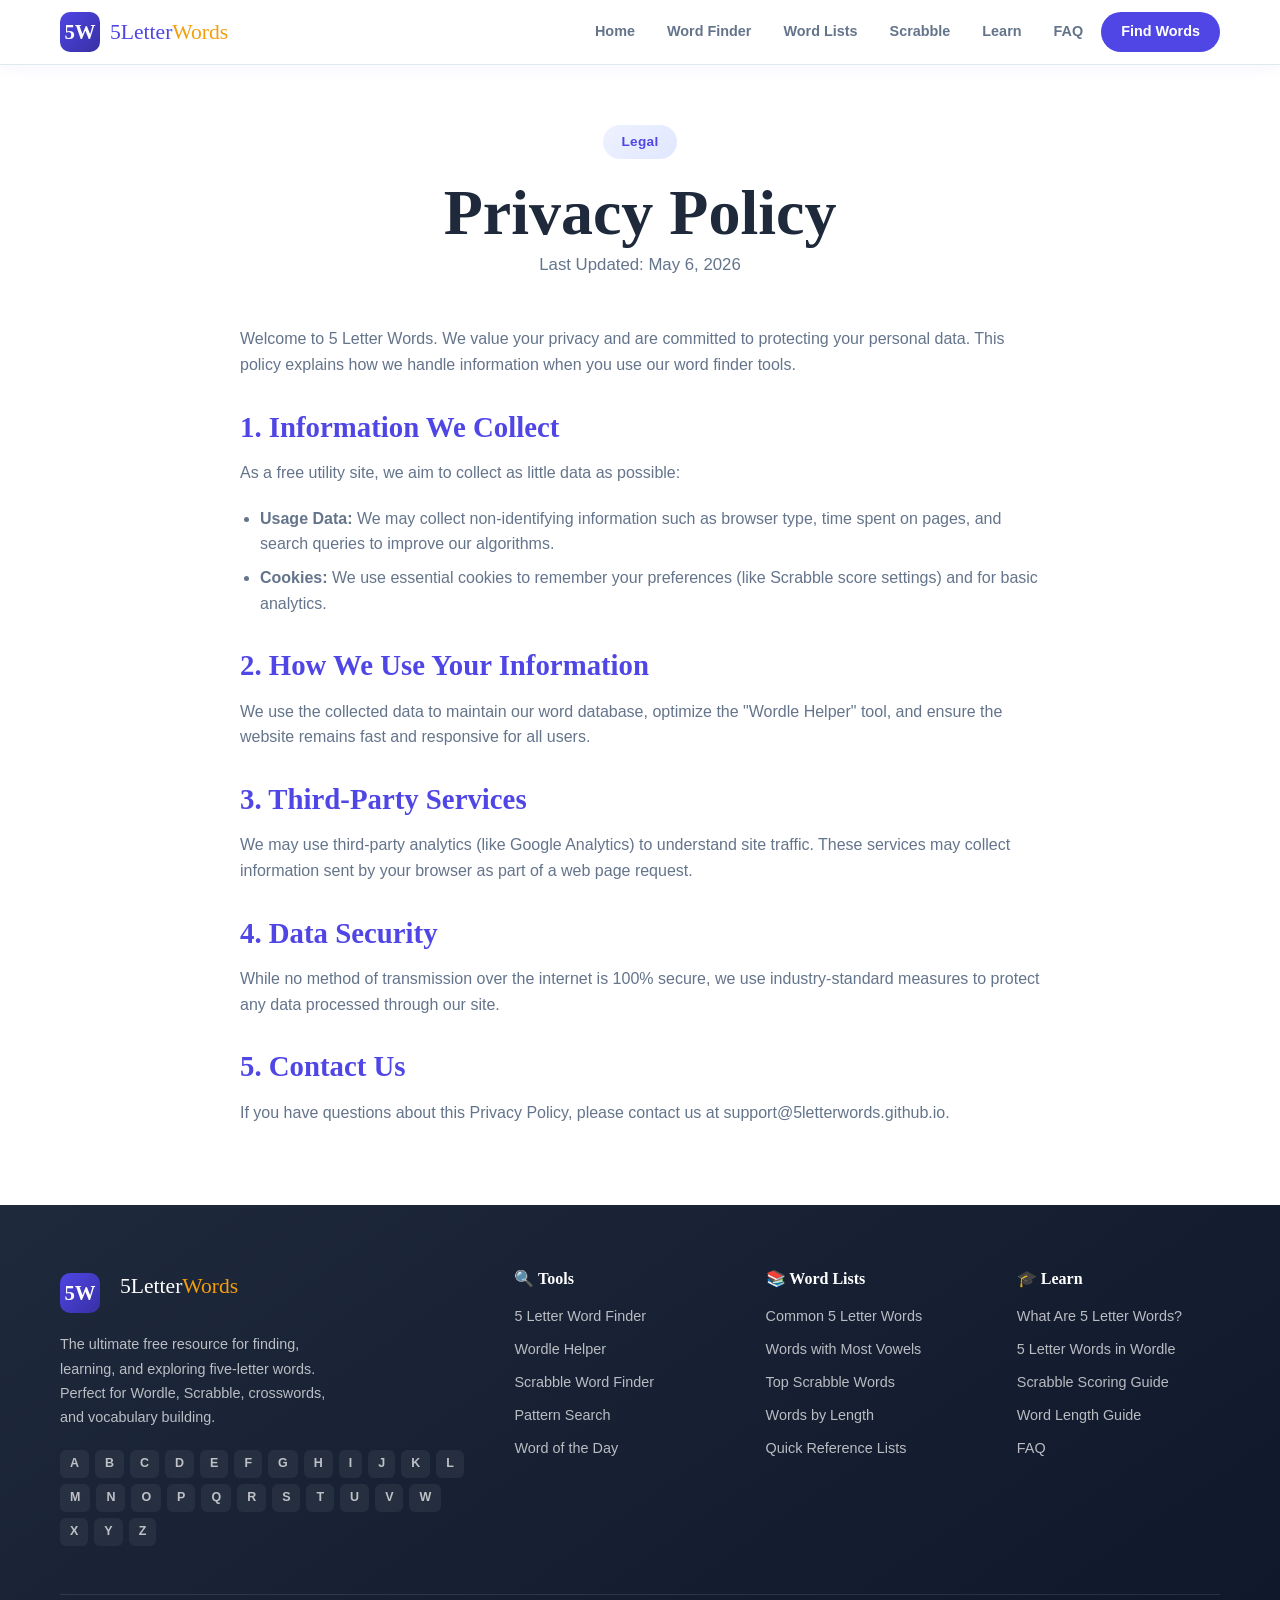
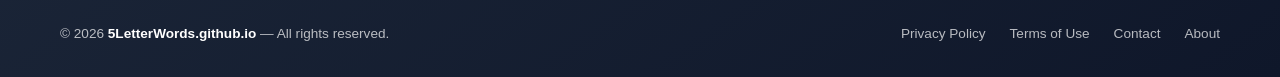
<file: privacy.html>
<!DOCTYPE html>
<html lang="en">
<head>
  <meta charset="UTF-8" />
  <meta name="viewport" content="width=device-width, initial-scale=1.0" />
  <title>Privacy Policy - 5 Letter Words</title>
  <link rel="stylesheet" href="style.css" />
  <link rel="icon" type="image/png" sizes="32x32" href="/favicon.png">
  <style>
    .legal-content { padding: 60px 0; background: white; }
    .legal-body { max-width: 800px; margin: 0 auto; }
    .legal-body h2 { margin: 32px 0 16px; color: var(--primary); font-size: 1.8rem; }
    .legal-body p { margin-bottom: 20px; color: var(--text-light); }
    .legal-body ul { margin-bottom: 20px; padding-left: 20px; list-style: disc; color: var(--text-light); }
    .legal-body li { margin-bottom: 8px; }
  </style>
</head>
<body>
  <div id="header-root"></div>

  <main class="legal-content">
    <div class="container">
      <div class="section-header">
        <span class="section-tag">Legal</span>
        <h1>Privacy Policy</h1>
        <p>Last Updated: May 6, 2026</p>
      </div>

      <div class="legal-body">
        <p>Welcome to 5 Letter Words. We value your privacy and are committed to protecting your personal data. This policy explains how we handle information when you use our word finder tools.</p>

        <h2>1. Information We Collect</h2>
        <p>As a free utility site, we aim to collect as little data as possible:</p>
        <ul>
          <li><strong>Usage Data:</strong> We may collect non-identifying information such as browser type, time spent on pages, and search queries to improve our algorithms.</li>
          <li><strong>Cookies:</strong> We use essential cookies to remember your preferences (like Scrabble score settings) and for basic analytics.</li>
        </ul>

        <h2>2. How We Use Your Information</h2>
        <p>We use the collected data to maintain our word database, optimize the "Wordle Helper" tool, and ensure the website remains fast and responsive for all users.</p>

        <h2>3. Third-Party Services</h2>
        <p>We may use third-party analytics (like Google Analytics) to understand site traffic. These services may collect information sent by your browser as part of a web page request.</p>

        <h2>4. Data Security</h2>
        <p>While no method of transmission over the internet is 100% secure, we use industry-standard measures to protect any data processed through our site.</p>

        <h2>5. Contact Us</h2>
        <p>If you have questions about this Privacy Policy, please contact us at support@5letterwords.github.io.</p>
      </div>
    </div>
  </main>

  <div id="footer-root"></div>

  <script src="words-data.js"></script>
  <script src="components.js"></script>
  <script src="app.js"></script>
</body>
</html>
</file>
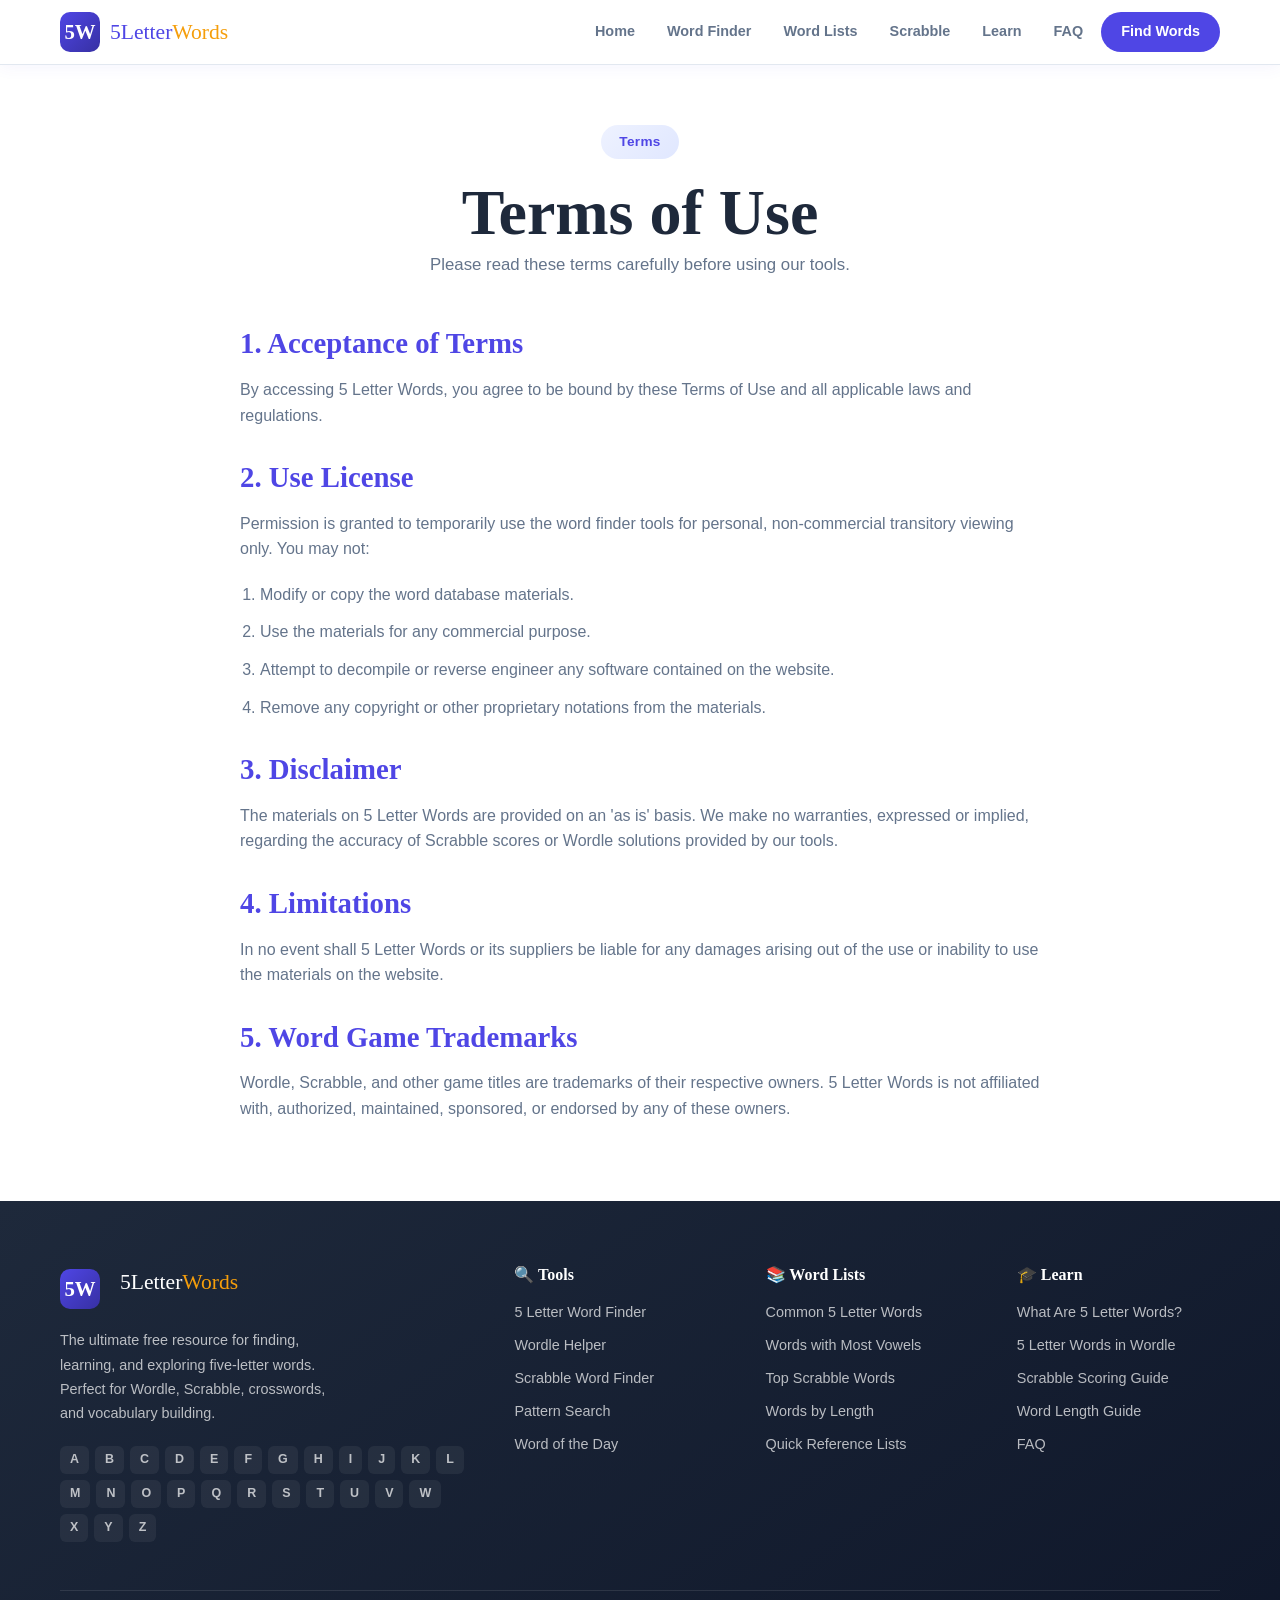
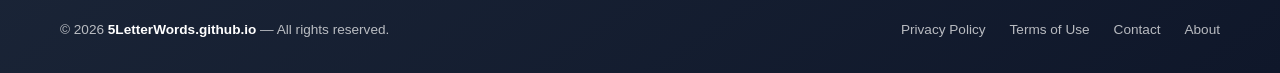
<file: terms.html>
<!DOCTYPE html>
<html lang="en">
<head>
  <meta charset="UTF-8" />
  <meta name="viewport" content="width=device-width, initial-scale=1.0" />
  <title>Terms of Use - 5 Letter Words</title>
  <link rel="stylesheet" href="style.css" />
  <link rel="icon" type="image/png" sizes="32x32" href="/favicon.png">
  <style>
    .legal-content { padding: 60px 0; background: white; }
    .legal-body { max-width: 800px; margin: 0 auto; }
    .legal-body h2 { margin: 32px 0 16px; color: var(--primary); font-size: 1.8rem; }
    .legal-body p { margin-bottom: 20px; color: var(--text-light); }
    .legal-body ul { margin-bottom: 20px; padding-left: 20px; list-style: decimal; color: var(--text-light); }
    .legal-body li { margin-bottom: 12px; }
  </style>
</head>
<body>
  <div id="header-root"></div>

  <main class="legal-content">
    <div class="container">
      <div class="section-header">
        <span class="section-tag">Terms</span>
        <h1>Terms of Use</h1>
        <p>Please read these terms carefully before using our tools.</p>
      </div>

      <div class="legal-body">
        <h2>1. Acceptance of Terms</h2>
        <p>By accessing 5 Letter Words, you agree to be bound by these Terms of Use and all applicable laws and regulations.</p>

        <h2>2. Use License</h2>
        <p>Permission is granted to temporarily use the word finder tools for personal, non-commercial transitory viewing only. You may not:</p>
        <ul>
          <li>Modify or copy the word database materials.</li>
          <li>Use the materials for any commercial purpose.</li>
          <li>Attempt to decompile or reverse engineer any software contained on the website.</li>
          <li>Remove any copyright or other proprietary notations from the materials.</li>
        </ul>

        <h2>3. Disclaimer</h2>
        <p>The materials on 5 Letter Words are provided on an 'as is' basis. We make no warranties, expressed or implied, regarding the accuracy of Scrabble scores or Wordle solutions provided by our tools.</p>

        <h2>4. Limitations</h2>
        <p>In no event shall 5 Letter Words or its suppliers be liable for any damages arising out of the use or inability to use the materials on the website.</p>

        <h2>5. Word Game Trademarks</h2>
        <p>Wordle, Scrabble, and other game titles are trademarks of their respective owners. 5 Letter Words is not affiliated with, authorized, maintained, sponsored, or endorsed by any of these owners.</p>
      </div>
    </div>
  </main>

  <div id="footer-root"></div>

  <script src="words-data.js"></script>
  <script src="components.js"></script>
  <script src="app.js"></script>
</body>
</html>
</file>
<file: style.css>
/* ==============================
   5 Letter Words - Main Styles
   ============================== */

:root {
  --primary: #4F46E5;
  --primary-light: #818CF8;
  --primary-dark: #3730A3;
  --accent: #F59E0B;
  --accent-light: #FCD34D;
  --green: #22C55E;
  --green-light: #BBF7D0;
  --yellow: #EAB308;
  --yellow-light: #FEF08A;
  --red: #EF4444;
  --gray: #94A3B8;
  --gray-light: #F1F5F9;
  --gray-dark: #64748B;
  --text: #1E293B;
  --text-light: #64748B;
  --bg: #FAFBFF;
  --bg-card: #FFFFFF;
  --border: #E2E8F0;
  --shadow: 0 4px 24px rgba(79,70,229,0.08);
  --shadow-lg: 0 12px 48px rgba(79,70,229,0.15);
  --radius: 16px;
  --radius-sm: 8px;
  --font-display: 'Fredoka One', cursive;
  --font-heading: 'Baloo 2', cursive;
  --font-body: 'Nunito', sans-serif;
}

*, *::before, *::after { box-sizing: border-box; margin: 0; padding: 0; }

html { scroll-behavior: smooth; }

body {
  font-family: var(--font-body);
  background: var(--bg);
  color: var(--text);
  line-height: 1.6;
  overflow-x: hidden;
}

/* ---- Typography ---- */
h1, h2, h3, h4 { font-family: var(--font-heading); font-weight: 700; line-height: 1.2; }
h1 { font-size: clamp(2.2rem, 6vw, 4rem); }
h2 { font-size: clamp(1.6rem, 4vw, 2.4rem); }
h3 { font-size: clamp(1.1rem, 2.5vw, 1.4rem); }

a { text-decoration: none; color: inherit; }
ul { list-style: none; }
code { background: var(--gray-light); padding: 2px 8px; border-radius: 4px; font-size: .9em; color: var(--primary); }

/* ---- Container ---- */
.container { max-width: 1200px; margin: 0 auto; padding: 0 20px; }

/* ---- Buttons ---- */
.btn {
  display: inline-flex; align-items: center; gap: 8px;
  padding: 12px 28px; border-radius: 50px; font-family: var(--font-body);
  font-weight: 700; font-size: 1rem; cursor: pointer; border: none;
  transition: all .25s ease; white-space: nowrap;
}
.btn-primary {
  background: linear-gradient(135deg, var(--primary), var(--primary-dark));
  color: white; box-shadow: 0 4px 20px rgba(79,70,229,.35);
}
.btn-primary:hover { transform: translateY(-2px); box-shadow: 0 8px 28px rgba(79,70,229,.45); }
.btn-secondary {
  background: white; color: var(--primary);
  border: 2.5px solid var(--primary-light);
}
.btn-secondary:hover { background: var(--primary); color: white; }
.btn-ghost { background: var(--gray-light); color: var(--text-light); }
.btn-ghost:hover { background: var(--border); }
.btn-sm { padding: 8px 18px; font-size: .88rem; }

/* ---- Section Headers ---- */
.section-header { text-align: center; margin-bottom: 48px; }
.section-header h2 { color: var(--text); margin-bottom: 12px; }
.section-header p { color: var(--text-light); max-width: 600px; margin: 0 auto; font-size: 1.05rem; }
.section-tag {
  display: inline-block; background: linear-gradient(135deg,#EEF2FF,#E0E7FF);
  color: var(--primary); padding: 6px 18px; border-radius: 50px;
  font-size: .85rem; font-weight: 700; margin-bottom: 16px; letter-spacing: .3px;
}

/* ============================
   HEADER
   ============================ */
.site-header {
  position: sticky; top: 0; z-index: 1000;
  background: rgba(255,255,255,.95); backdrop-filter: blur(12px);
  border-bottom: 1.5px solid var(--border);
  box-shadow: 0 2px 16px rgba(79,70,229,.06);
}
.header-inner {
  display: flex; align-items: center; justify-content: space-between;
  height: 64px;
}
.logo { display: flex; align-items: center; gap: 10px; }
.logo-icon {
  width: 40px; height: 40px; background: linear-gradient(135deg,var(--primary),var(--primary-dark));
  border-radius: 10px; display: flex; align-items: center; justify-content: center;
  font-family: var(--font-display); color: white; font-size: 1.3rem; font-weight: 900;
}
.logo-text { font-family: var(--font-display); font-size: 1.35rem; color: var(--primary); }
.logo-text span { color: var(--accent); }

.nav-menu { display: flex; align-items: center; gap: 4px; }
.nav-link {
  padding: 8px 14px; border-radius: 8px; font-weight: 600; font-size: .9rem;
  color: var(--text-light); transition: all .2s;
}
.nav-link:hover, .nav-link.active { background: var(--gray-light); color: var(--primary); }

.nav-cta {
  background: var(--primary); color: white; padding: 8px 20px;
  border-radius: 50px; font-weight: 700; font-size: .9rem; transition: all .2s;
}
.nav-cta:hover { background: var(--primary-dark); transform: translateY(-1px); }

.hamburger {
  display: none; flex-direction: column; gap: 5px; cursor: pointer;
  padding: 8px; border: none; background: none;
}
.hamburger span {
  display: block; width: 22px; height: 2.5px;
  background: var(--text); border-radius: 2px; transition: all .3s;
}
.hamburger.open span:nth-child(1) { transform: rotate(45deg) translate(5px, 5px); }
.hamburger.open span:nth-child(2) { opacity: 0; }
.hamburger.open span:nth-child(3) { transform: rotate(-45deg) translate(5px, -5px); }

.mobile-nav {
  display: none; position: absolute; top: 64px; left: 0; right: 0;
  background: white; border-bottom: 1.5px solid var(--border);
  padding: 16px 20px; flex-direction: column; gap: 4px;
  box-shadow: 0 8px 24px rgba(0,0,0,.08);
}
.mobile-nav.open { display: flex; }
.mobile-nav .nav-link { padding: 12px 16px; }

/* ============================
   HERO
   ============================ */
.hero {
  position: relative; overflow: hidden;
  background: linear-gradient(145deg, #EEF2FF 0%, #FFF7ED 50%, #F0FDF4 100%);
  padding: 80px 0 90px;
}
.hero-bg-shapes { position: absolute; inset: 0; pointer-events: none; overflow: hidden; }
.shape {
  position: absolute; border-radius: 50%; opacity: .15;
  animation: floatShape 8s ease-in-out infinite;
}
.shape-1 { width: 400px; height: 400px; background: var(--primary); top: -150px; right: -100px; animation-delay: 0s; }
.shape-2 { width: 250px; height: 250px; background: var(--accent); bottom: -80px; left: -60px; animation-delay: 2s; }
.shape-3 { width: 180px; height: 180px; background: var(--green); top: 50%; left: 5%; animation-delay: 4s; }
.shape-4 { width: 120px; height: 120px; background: var(--red); bottom: 20%; right: 10%; animation-delay: 6s; }

@keyframes floatShape {
  0%, 100% { transform: translateY(0) rotate(0deg); }
  50% { transform: translateY(-20px) rotate(8deg); }
}

.floating-letters { position: absolute; inset: 0; }
.float-letter {
  position: absolute; font-family: var(--font-display);
  color: var(--primary); opacity: .06; font-size: 4rem;
  animation: floatLetter 10s ease-in-out infinite;
  user-select: none;
}
@keyframes floatLetter {
  0%, 100% { transform: translateY(0) rotate(-5deg); }
  50% { transform: translateY(-30px) rotate(5deg); }
}

.hero-content { position: relative; text-align: center; }
.hero-badge {
  display: inline-block; background: white; border: 2px solid var(--primary-light);
  color: var(--primary); padding: 7px 20px; border-radius: 50px;
  font-size: .9rem; font-weight: 700; margin-bottom: 20px;
  box-shadow: 0 2px 12px rgba(79,70,229,.12);
}
.hero-title { color: var(--text); margin-bottom: 20px; }
.hero-title .highlight {
  color: var(--primary); position: relative;
  background: linear-gradient(135deg, var(--primary), var(--accent));
  -webkit-background-clip: text; -webkit-text-fill-color: transparent; background-clip: text;
}
.hero-subtitle {
  font-size: 1.15rem; color: var(--text-light); max-width: 560px;
  margin: 0 auto 32px; line-height: 1.7;
}
.hero-subtitle strong { color: var(--text); }

.hero-tiles {
  display: flex; justify-content: center; gap: 10px; margin-bottom: 36px;
}
.tile {
  width: 58px; height: 58px; border-radius: 12px; display: flex;
  align-items: center; justify-content: center; font-family: var(--font-display);
  font-size: 1.8rem; color: white; font-weight: 900;
  box-shadow: 0 4px 16px rgba(0,0,0,.15);
  animation: tileIn .6s ease backwards;
}
.tile-green { background: var(--green); animation-delay: .1s; }
.tile-yellow { background: var(--yellow); animation-delay: .2s; }
.tile-gray { background: var(--gray); animation-delay: .3s; }
@keyframes tileIn {
  from { transform: translateY(20px) scale(.8); opacity: 0; }
  to { transform: translateY(0) scale(1); opacity: 1; }
}

.hero-cta { display: flex; gap: 14px; justify-content: center; flex-wrap: wrap; margin-bottom: 48px; }

.hero-stats {
  display: flex; align-items: center; justify-content: center; gap: 24px;
  background: white; border-radius: var(--radius); padding: 20px 36px;
  box-shadow: var(--shadow); display: inline-flex;
}
.stat { text-align: center; }
.stat-num { display: block; font-family: var(--font-display); font-size: 1.8rem; color: var(--primary); }
.stat-label { font-size: .8rem; color: var(--text-light); font-weight: 600; text-transform: uppercase; letter-spacing: .5px; }
.stat-divider { width: 1.5px; height: 40px; background: var(--border); }

/* Animation classes */
.animate-in { opacity: 0; transform: translateY(24px); animation: slideIn .7s ease forwards; }
.delay-1 { animation-delay: .1s; }
.delay-2 { animation-delay: .2s; }
.delay-3 { animation-delay: .3s; }
.delay-4 { animation-delay: .4s; }
.delay-5 { animation-delay: .5s; }
@keyframes slideIn { to { opacity: 1; transform: translateY(0); } }

/* ============================
   FINDER
   ============================ */
.finder-section { padding: 80px 0; background: white; }

.finder-card {
  background: white; border-radius: var(--radius);
  box-shadow: var(--shadow-lg); border: 1.5px solid var(--border);
  overflow: hidden;
}
.finder-tabs {
  display: flex; background: var(--gray-light); padding: 8px;
  gap: 4px; border-bottom: 1.5px solid var(--border);
}
.tab-btn {
  flex: 1; padding: 10px 20px; border: none; background: none;
  font-family: var(--font-body); font-weight: 700; font-size: .9rem;
  cursor: pointer; border-radius: 8px; color: var(--text-light); transition: all .2s;
}
.tab-btn.active { background: white; color: var(--primary); box-shadow: 0 2px 8px rgba(0,0,0,.08); }
.tab-btn:hover:not(.active) { background: rgba(255,255,255,.6); color: var(--text); }

.tab-content { display: none; padding: 32px; }
.tab-content.active { display: block; }

.finder-grid {
  display: grid; grid-template-columns: repeat(auto-fit, minmax(200px, 1fr));
  gap: 20px; margin-bottom: 24px;
}
.finder-field label {
  display: block; font-weight: 700; font-size: .85rem; color: var(--text-light);
  text-transform: uppercase; letter-spacing: .5px; margin-bottom: 8px;
}
.finder-field input {
  width: 100%; padding: 12px 16px; border: 2px solid var(--border);
  border-radius: var(--radius-sm); font-family: var(--font-body); font-size: 1rem;
  color: var(--text); transition: all .2s; background: var(--gray-light);
}
.finder-field input:focus {
  outline: none; border-color: var(--primary-light);
  background: white; box-shadow: 0 0 0 4px rgba(79,70,229,.08);
}

.pattern-hint { color: var(--text-light); font-size: .9rem; margin-bottom: 20px; }
.pattern-boxes { display: flex; gap: 12px; justify-content: center; margin-bottom: 24px; }
.pattern-box {
  width: 72px; height: 72px; border: 2.5px solid var(--border); border-radius: 12px;
  text-align: center; font-family: var(--font-display); font-size: 2rem;
  font-weight: 900; color: var(--primary); text-transform: uppercase;
  transition: all .2s; background: var(--gray-light);
}
.pattern-box:focus {
  outline: none; border-color: var(--primary); background: white;
  box-shadow: 0 0 0 4px rgba(79,70,229,.1);
}

/* Wordle Helper */
.wordle-rows { display: flex; flex-direction: column; gap: 8px; margin-bottom: 24px; align-items: center; }
.wordle-row { display: flex; gap: 8px; }
.wordle-cell {
  width: 52px; height: 52px; border: 2.5px solid var(--border);
  border-radius: 10px; display: flex; align-items: center; justify-content: center;
  font-family: var(--font-display); font-size: 1.5rem; color: white;
  cursor: pointer; transition: all .2s; font-weight: 900; text-transform: uppercase;
  background: var(--gray-light); color: var(--text);
}
.wordle-cell.state-green { background: var(--green); border-color: var(--green); color: white; }
.wordle-cell.state-yellow { background: var(--yellow); border-color: var(--yellow); color: white; }
.wordle-cell.state-gray { background: var(--gray); border-color: var(--gray); color: white; }
.wordle-cell input {
  width: 100%; height: 100%; border: none; background: none; text-align: center;
  font-family: var(--font-display); font-size: 1.5rem; font-weight: 900;
  text-transform: uppercase; cursor: pointer; color: inherit;
}
.wordle-cell input:focus { outline: none; }

.wl-green { color: var(--green); font-weight: 700; }
.wl-yellow { color: var(--yellow); font-weight: 700; }
.wl-gray { color: var(--gray); font-weight: 700; }

.finder-actions { display: flex; gap: 12px; flex-wrap: wrap; }

/* Results */
.results-controls {
  display: flex; align-items: center; justify-content: space-between;
  padding: 16px 32px; border-top: 1.5px solid var(--border);
  background: var(--gray-light); gap: 16px; flex-wrap: wrap;
}
.results-info { font-weight: 700; color: var(--text); }
.results-info span { color: var(--primary); }
.sort-controls { display: flex; align-items: center; gap: 10px; }
.sort-controls label { font-weight: 600; color: var(--text-light); font-size: .9rem; }
.sort-controls select {
  padding: 6px 12px; border: 2px solid var(--border); border-radius: 8px;
  font-family: var(--font-body); font-size: .9rem; background: white; cursor: pointer;
}

.results-container { padding: 24px 32px; min-height: 160px; }
.results-placeholder { text-align: center; padding: 40px 20px; color: var(--text-light); }
.placeholder-icon { font-size: 3rem; margin-bottom: 12px; }
.placeholder-sub { font-size: .9rem; margin-top: 8px; }

.words-grid {
  display: grid; grid-template-columns: repeat(auto-fill, minmax(120px, 1fr));
  gap: 10px;
}
.word-chip {
  background: var(--gray-light); border: 2px solid var(--border);
  border-radius: 10px; padding: 8px 12px; text-align: center;
  font-weight: 700; font-size: .95rem; color: var(--text);
  text-transform: uppercase; cursor: pointer; transition: all .2s;
  letter-spacing: .5px;
}
.word-chip:hover { background: var(--primary); color: white; border-color: var(--primary); transform: translateY(-2px); }
.word-chip .score { display: block; font-size: .7rem; color: var(--text-light); font-weight: 600; margin-top: 3px; }
.word-chip:hover .score { color: rgba(255,255,255,.7); }

/* ============================
   WORD LISTS
   ============================ */
.word-lists-section { padding: 80px 0; background: linear-gradient(180deg, var(--bg) 0%, white 100%); }

.alpha-grid {
  display: flex; flex-wrap: wrap; gap: 8px; justify-content: center;
  margin-bottom: 40px;
}
.alpha-btn {
  width: 46px; height: 46px; border-radius: 10px; border: 2px solid var(--border);
  font-family: var(--font-display); font-size: 1.1rem; font-weight: 900;
  cursor: pointer; transition: all .2s; background: white; color: var(--text);
  text-transform: uppercase;
}
.alpha-btn:hover, .alpha-btn.active {
  background: var(--primary); color: white; border-color: var(--primary);
  transform: translateY(-2px); box-shadow: 0 4px 12px rgba(79,70,229,.3);
}

.letter-words-display {
  background: white; border-radius: var(--radius); padding: 32px;
  box-shadow: var(--shadow); border: 1.5px solid var(--border); min-height: 100px;
}
.letter-display-header { display: flex; align-items: center; gap: 16px; margin-bottom: 24px; }
.letter-display-badge {
  width: 56px; height: 56px; background: linear-gradient(135deg, var(--primary), var(--primary-dark));
  border-radius: 14px; display: flex; align-items: center; justify-content: center;
  font-family: var(--font-display); font-size: 2rem; color: white;
}
.letter-display-info h3 { margin-bottom: 4px; }
.letter-display-info p { color: var(--text-light); font-size: .9rem; }

/* ============================
   COMMON WORDS
   ============================ */
.common-words-section { padding: 80px 0; background: white; }

.word-category-tabs { display: flex; gap: 8px; flex-wrap: wrap; margin-bottom: 32px; justify-content: center; }
.cat-btn {
  padding: 9px 22px; border: 2px solid var(--border); border-radius: 50px;
  font-family: var(--font-body); font-weight: 700; font-size: .88rem;
  cursor: pointer; transition: all .2s; background: white; color: var(--text-light);
}
.cat-btn.active { background: var(--primary); color: white; border-color: var(--primary); }
.cat-btn:hover:not(.active) { border-color: var(--primary-light); color: var(--primary); }

.word-chips-container { display: flex; flex-wrap: wrap; gap: 10px; justify-content: center; }

/* ============================
   SCRABBLE SECTION
   ============================ */
.scrabble-section {
  padding: 80px 0;
  background: linear-gradient(135deg, #FFF7ED 0%, #FFFBEB 100%);
}
.scrabble-inner {
  display: grid; grid-template-columns: 1fr 1fr; gap: 60px; align-items: center;
  margin-bottom: 48px;
}
.scrabble-text { }
.scrabble-text h2 { margin-bottom: 16px; }
.scrabble-text p { color: var(--text-light); margin-bottom: 24px; line-height: 1.7; }

.feature-list { display: flex; flex-direction: column; gap: 8px; margin-bottom: 28px; }
.feature-list li { font-weight: 600; color: var(--text); font-size: .95rem; }

.scrabble-filter {
  display: flex; align-items: center; gap: 12px; flex-wrap: wrap;
  background: white; padding: 16px 20px; border-radius: var(--radius-sm);
  border: 2px solid var(--border);
}
.scrabble-filter label { font-weight: 700; font-size: .9rem; color: var(--text-light); }
.scrabble-filter input[type=range] { flex: 1; min-width: 100px; accent-color: var(--accent); }
#minScoreVal { font-weight: 800; color: var(--accent); font-size: 1rem; min-width: 32px; }

.scrabble-board {
  display: grid; grid-template-columns: repeat(5, 1fr); gap: 8px;
}
.scrabble-tile {
  background: #F59E0B; border-radius: 10px; padding: 12px;
  text-align: center; box-shadow: 0 4px 12px rgba(245,158,11,.25);
  border-bottom: 4px solid #D97706; position: relative; animation: tileIn .5s ease backwards;
}
.scrabble-tile-letter { font-family: var(--font-display); font-size: 1.6rem; color: white; }
.scrabble-tile-pts { position: absolute; bottom: 6px; right: 8px; font-size: .65rem; font-weight: 800; color: rgba(255,255,255,.8); }

.scrabble-results { }

/* ============================
   BY LENGTH
   ============================ */
.by-length-section { padding: 80px 0; background: white; }

.length-cards {
  display: grid; grid-template-columns: repeat(auto-fill, minmax(200px, 1fr));
  gap: 16px;
}
.length-card {
  background: var(--gray-light); border: 2px solid var(--border);
  border-radius: var(--radius); padding: 24px; text-align: center;
  transition: all .25s; cursor: pointer; position: relative; overflow: hidden;
}
.length-card::before {
  content: ''; position: absolute; top: 0; left: 0; right: 0; height: 4px;
  background: linear-gradient(135deg, var(--primary), var(--accent));
}
.length-card:hover { transform: translateY(-4px); box-shadow: var(--shadow-lg); border-color: var(--primary-light); background: white; }
.length-card.featured { background: linear-gradient(135deg, #EEF2FF, #E0E7FF); border-color: var(--primary-light); }
.length-num { font-family: var(--font-display); font-size: 3rem; color: var(--primary); line-height: 1; }
.length-label { font-weight: 700; color: var(--text); margin: 8px 0 4px; }
.length-count { font-size: .85rem; color: var(--text-light); }
.length-badge {
  display: inline-block; background: var(--primary); color: white;
  font-size: .7rem; padding: 2px 10px; border-radius: 50px; margin-top: 8px;
  font-weight: 700;
}

/* ============================
   EDUCATIONAL
   ============================ */
.edu-section {
  padding: 80px 0;
  background: linear-gradient(180deg, #F0FDF4 0%, white 100%);
}
.edu-grid { display: grid; grid-template-columns: repeat(auto-fit, minmax(280px, 1fr)); gap: 24px; }
.edu-card {
  background: white; border-radius: var(--radius); padding: 32px;
  box-shadow: var(--shadow); border: 1.5px solid var(--border); transition: all .25s;
}
.edu-card:hover { transform: translateY(-4px); box-shadow: var(--shadow-lg); }
.edu-icon { font-size: 2.5rem; margin-bottom: 16px; }
.edu-card h3 { margin-bottom: 12px; color: var(--text); }
.edu-card p { color: var(--text-light); font-size: .95rem; margin-bottom: 12px; line-height: 1.7; }
.edu-card ul { display: flex; flex-direction: column; gap: 6px; }
.edu-card ul li { color: var(--text-light); font-size: .92rem; }

/* ============================
   WORD OF THE DAY
   ============================ */
.wotd-section {
  padding: 80px 0;
  background: linear-gradient(135deg, var(--primary) 0%, var(--primary-dark) 100%);
}
.wotd-card {
  max-width: 600px; margin: 0 auto; text-align: center;
  background: rgba(255,255,255,.1); backdrop-filter: blur(12px);
  border: 2px solid rgba(255,255,255,.2); border-radius: var(--radius);
  padding: 48px 40px;
}
.wotd-label { color: rgba(255,255,255,.7); font-size: .9rem; font-weight: 700; text-transform: uppercase; letter-spacing: 1px; margin-bottom: 16px; }
.wotd-word { font-family: var(--font-display); font-size: 4rem; color: white; text-transform: uppercase; letter-spacing: 4px; margin-bottom: 8px; }
.wotd-phonetic { color: rgba(255,255,255,.7); font-size: 1rem; margin-bottom: 8px; }
.wotd-pos {
  display: inline-block; background: var(--accent); color: white;
  padding: 3px 14px; border-radius: 50px; font-size: .8rem; font-weight: 700;
  margin-bottom: 20px; text-transform: uppercase;
}
.wotd-def { color: rgba(255,255,255,.9); font-size: 1.05rem; margin-bottom: 12px; line-height: 1.7; }
.wotd-example { color: rgba(255,255,255,.6); font-style: italic; font-size: .95rem; margin-bottom: 28px; }
.wotd-tiles { display: flex; justify-content: center; gap: 8px; margin-bottom: 28px; }
.wotd-tile {
  width: 48px; height: 48px; border-radius: 10px; background: rgba(255,255,255,.15);
  border: 2px solid rgba(255,255,255,.3); display: flex; align-items: center;
  justify-content: center; font-family: var(--font-display); font-size: 1.5rem;
  color: white; text-transform: uppercase; font-weight: 900;
}

/* ============================
   SEO ACCORDION
   ============================ */
.seo-content-section { padding: 80px 0; background: var(--bg); }
.seo-accordion { display: flex; flex-direction: column; gap: 12px; max-width: 900px; margin: 0 auto; }
.accordion-item {
  background: white; border-radius: var(--radius-sm); border: 2px solid var(--border);
  overflow: hidden; transition: box-shadow .2s;
}
.accordion-item:hover { box-shadow: var(--shadow); }
.accordion-header {
  display: flex; align-items: center; justify-content: space-between;
  padding: 20px 24px; cursor: pointer; user-select: none;
}
.accordion-header h3 { font-size: 1rem; color: var(--text); }
.accordion-icon { font-size: 1.2rem; transition: transform .3s; color: var(--primary); }
.accordion-item.open .accordion-icon { transform: rotate(45deg); }
.accordion-body { display: none; padding: 0 24px 24px; }
.accordion-item.open .accordion-body { display: block; }
.accordion-body p { color: var(--text-light); line-height: 1.8; margin-bottom: 12px; font-size: .95rem; }
.accordion-body strong { color: var(--text); }
.accordion-body ul { display: flex; flex-direction: column; gap: 6px; padding-left: 16px; list-style: disc; }
.accordion-body ul li { color: var(--text-light); font-size: .93rem; }

/* ============================
   QUICK REFERENCE
   ============================ */
.quick-ref-section { padding: 80px 0; background: white; }
.quick-ref-grid { display: grid; grid-template-columns: repeat(auto-fit, minmax(260px, 1fr)); gap: 24px; }
.quick-ref-card {
  background: var(--gray-light); border-radius: var(--radius); padding: 28px;
  border: 2px solid var(--border);
}
.quick-ref-card h3 { font-size: 1rem; margin-bottom: 16px; display: flex; align-items: center; gap: 8px; }
.quick-ref-words { display: flex; flex-wrap: wrap; gap: 8px; }
.quick-word {
  background: white; border: 1.5px solid var(--border); border-radius: 8px;
  padding: 5px 12px; font-size: .85rem; font-weight: 700; text-transform: uppercase;
  color: var(--text); transition: all .2s; cursor: pointer; letter-spacing: .5px;
}
.quick-word:hover { background: var(--primary); color: white; border-color: var(--primary); }

/* ============================
   FAQ
   ============================ */
.faq-section { padding: 80px 0; background: var(--bg); }
.faq-list { max-width: 800px; margin: 0 auto; display: flex; flex-direction: column; gap: 12px; }
.faq-item { background: white; border-radius: var(--radius-sm); border: 2px solid var(--border); overflow: hidden; }
.faq-q {
  padding: 20px 24px; cursor: pointer; font-weight: 700; color: var(--text);
  display: flex; justify-content: space-between; align-items: center; gap: 12px;
  user-select: none; transition: background .2s;
}
.faq-q:hover { background: var(--gray-light); }
.faq-q span { flex: 1; }
.faq-icon { color: var(--primary); font-size: 1.2rem; transition: transform .3s; flex-shrink: 0; }
.faq-item.open .faq-icon { transform: rotate(45deg); }
.faq-a { display: none; padding: 0 24px 20px; color: var(--text-light); line-height: 1.8; font-size: .95rem; }
.faq-item.open .faq-a { display: block; }

/* ============================
   FOOTER
   ============================ */
.site-footer {
  background: linear-gradient(145deg, #1E293B, #0F172A);
  color: rgba(255,255,255,.7); padding: 64px 0 32px;
}
.footer-grid {
  display: grid; grid-template-columns: 2fr 1fr 1fr 1fr; gap: 48px; margin-bottom: 48px;
}
.footer-brand .logo-text { color: white; margin-bottom: 12px; display: block; }
.footer-brand p { font-size: .9rem; line-height: 1.7; max-width: 280px; }
.footer-col h4 { color: white; font-family: var(--font-heading); font-size: 1rem; margin-bottom: 16px; }
.footer-links { display: flex; flex-direction: column; gap: 10px; }
.footer-links a { font-size: .9rem; transition: color .2s; }
.footer-links a:hover { color: var(--primary-light); }
.footer-bottom {
  border-top: 1px solid rgba(255,255,255,.1); padding-top: 28px;
  display: flex; align-items: center; justify-content: space-between;
  flex-wrap: wrap; gap: 16px; font-size: .85rem;
}
.footer-bottom-links { display: flex; gap: 24px; }
.footer-bottom-links a:hover { color: white; }
.footer-letter-row { display: flex; flex-wrap: wrap; gap: 6px; margin-top: 16px; }
.footer-letter {
  padding: 4px 10px; background: rgba(255,255,255,.06); border-radius: 6px;
  font-size: .78rem; font-weight: 600; transition: all .2s;
}
.footer-letter:hover { background: var(--primary); color: white; }

/* ============================
   TOAST
   ============================ */
.toast {
  position: fixed; bottom: 28px; right: 28px;
  background: var(--text); color: white; padding: 14px 22px;
  border-radius: var(--radius-sm); font-weight: 600; font-size: .9rem;
  box-shadow: 0 8px 32px rgba(0,0,0,.2); z-index: 9999;
  transform: translateY(80px); opacity: 0;
  transition: all .3s cubic-bezier(.34,1.56,.64,1);
}
.toast.show { transform: translateY(0); opacity: 1; }

/* ============================
   SCROLL ANIMATIONS
   ============================ */
.reveal {
  opacity: 0; transform: translateY(32px);
  transition: all .7s cubic-bezier(.16,1,.3,1);
}
.reveal.visible { opacity: 1; transform: translateY(0); }

/* ============================
   RESPONSIVE
   ============================ */
@media (max-width: 900px) {
  .scrabble-inner { grid-template-columns: 1fr; }
  .footer-grid { grid-template-columns: 1fr 1fr; }
}
@media (max-width: 640px) {
  .nav-menu { display: none; }
  .hamburger { display: flex; }
  .hero { padding: 56px 0 64px; }
  .hero-stats { flex-direction: column; gap: 16px; padding: 20px; }
  .stat-divider { width: 40px; height: 1.5px; }
  .pattern-boxes { gap: 8px; }
  .pattern-box { width: 54px; height: 54px; font-size: 1.5rem; }
  .footer-grid { grid-template-columns: 1fr; gap: 32px; }
  .finder-grid { grid-template-columns: 1fr; }
  .length-cards { grid-template-columns: repeat(3, 1fr); }
  .edu-grid { grid-template-columns: 1fr; }
  .quick-ref-grid { grid-template-columns: 1fr; }
}
@media (max-width: 420px) {
  .hero-tiles .tile { width: 44px; height: 44px; font-size: 1.3rem; }
  .tab-btn { font-size: .8rem; padding: 8px 10px; }
  .length-cards { grid-template-columns: repeat(2, 1fr); }
}

/* Utility */
.text-center { text-align: center; }
.mt-8 { margin-top: 8px; }
.mt-16 { margin-top: 16px; }
.mt-24 { margin-top: 24px; }
.no-results { text-align: center; padding: 32px; color: var(--text-light); }
.no-results .no-results-icon { font-size: 2.5rem; margin-bottom: 12px; }
</file>
